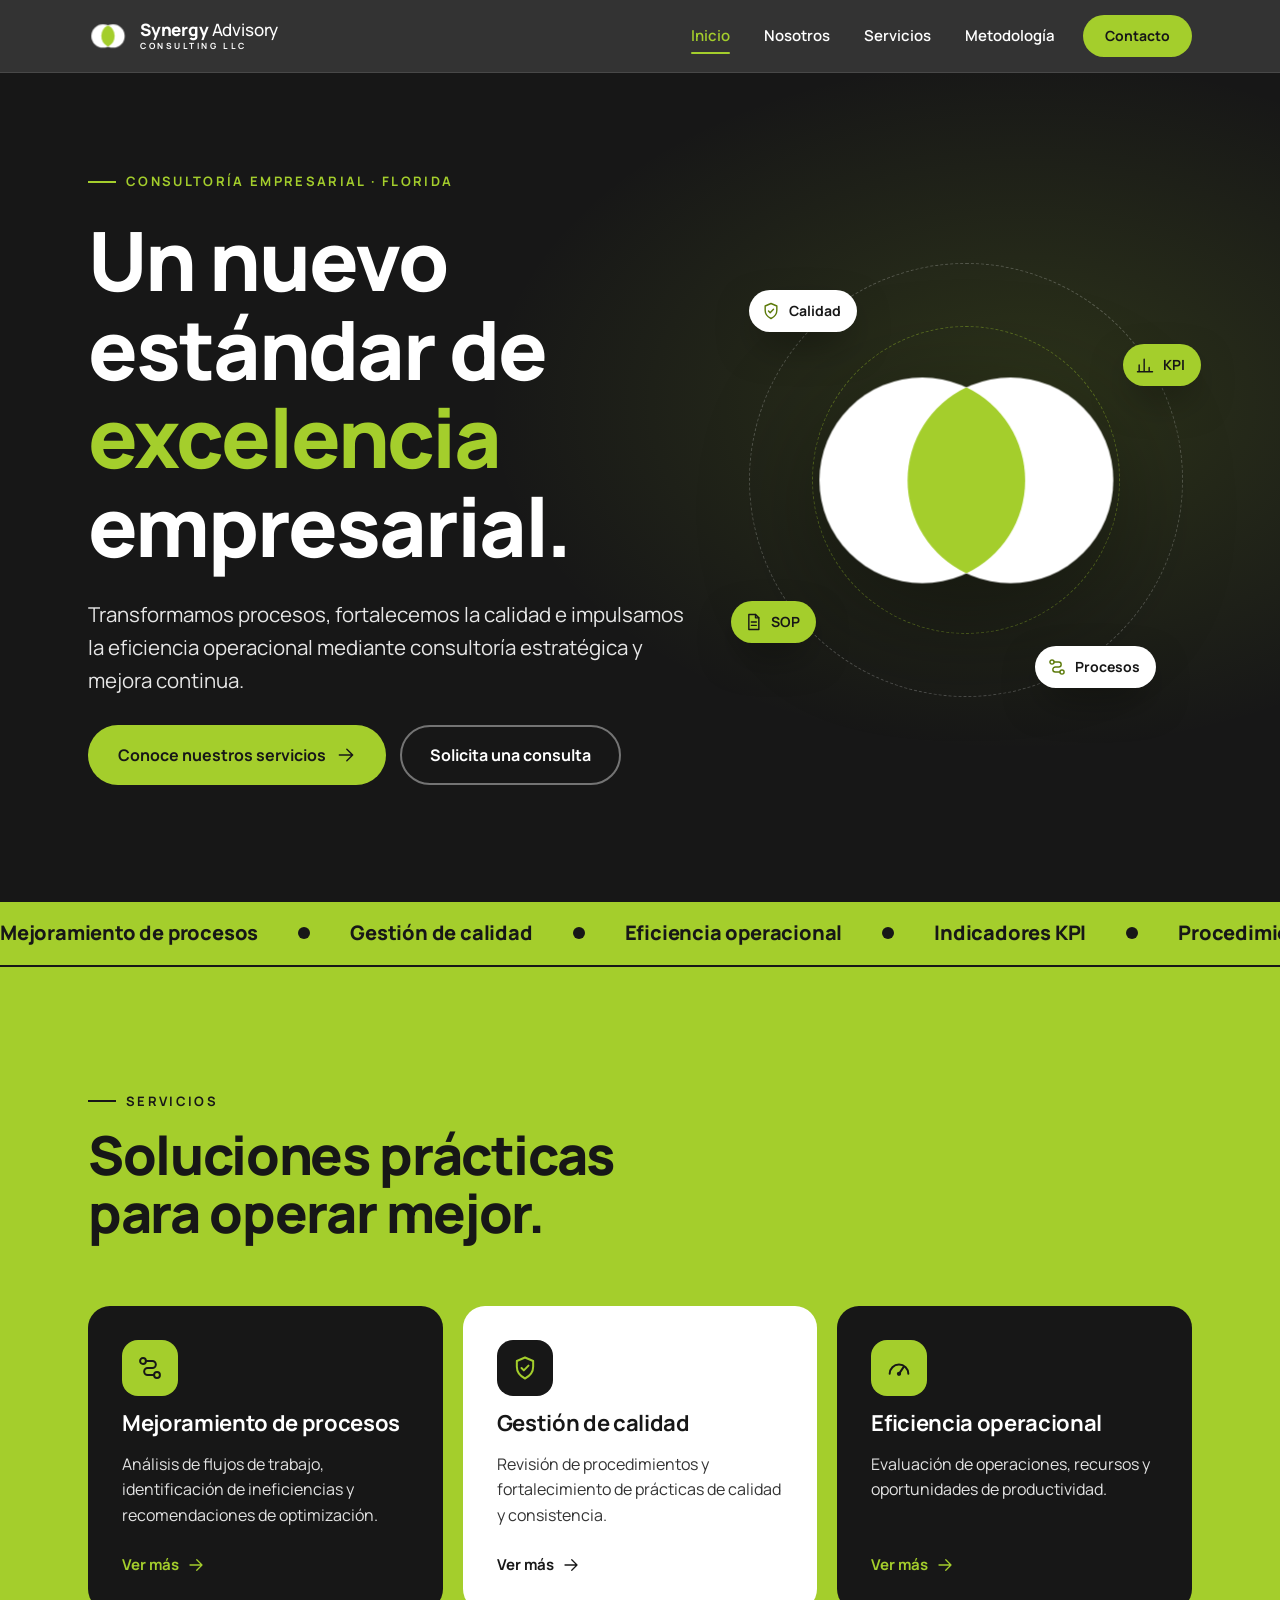
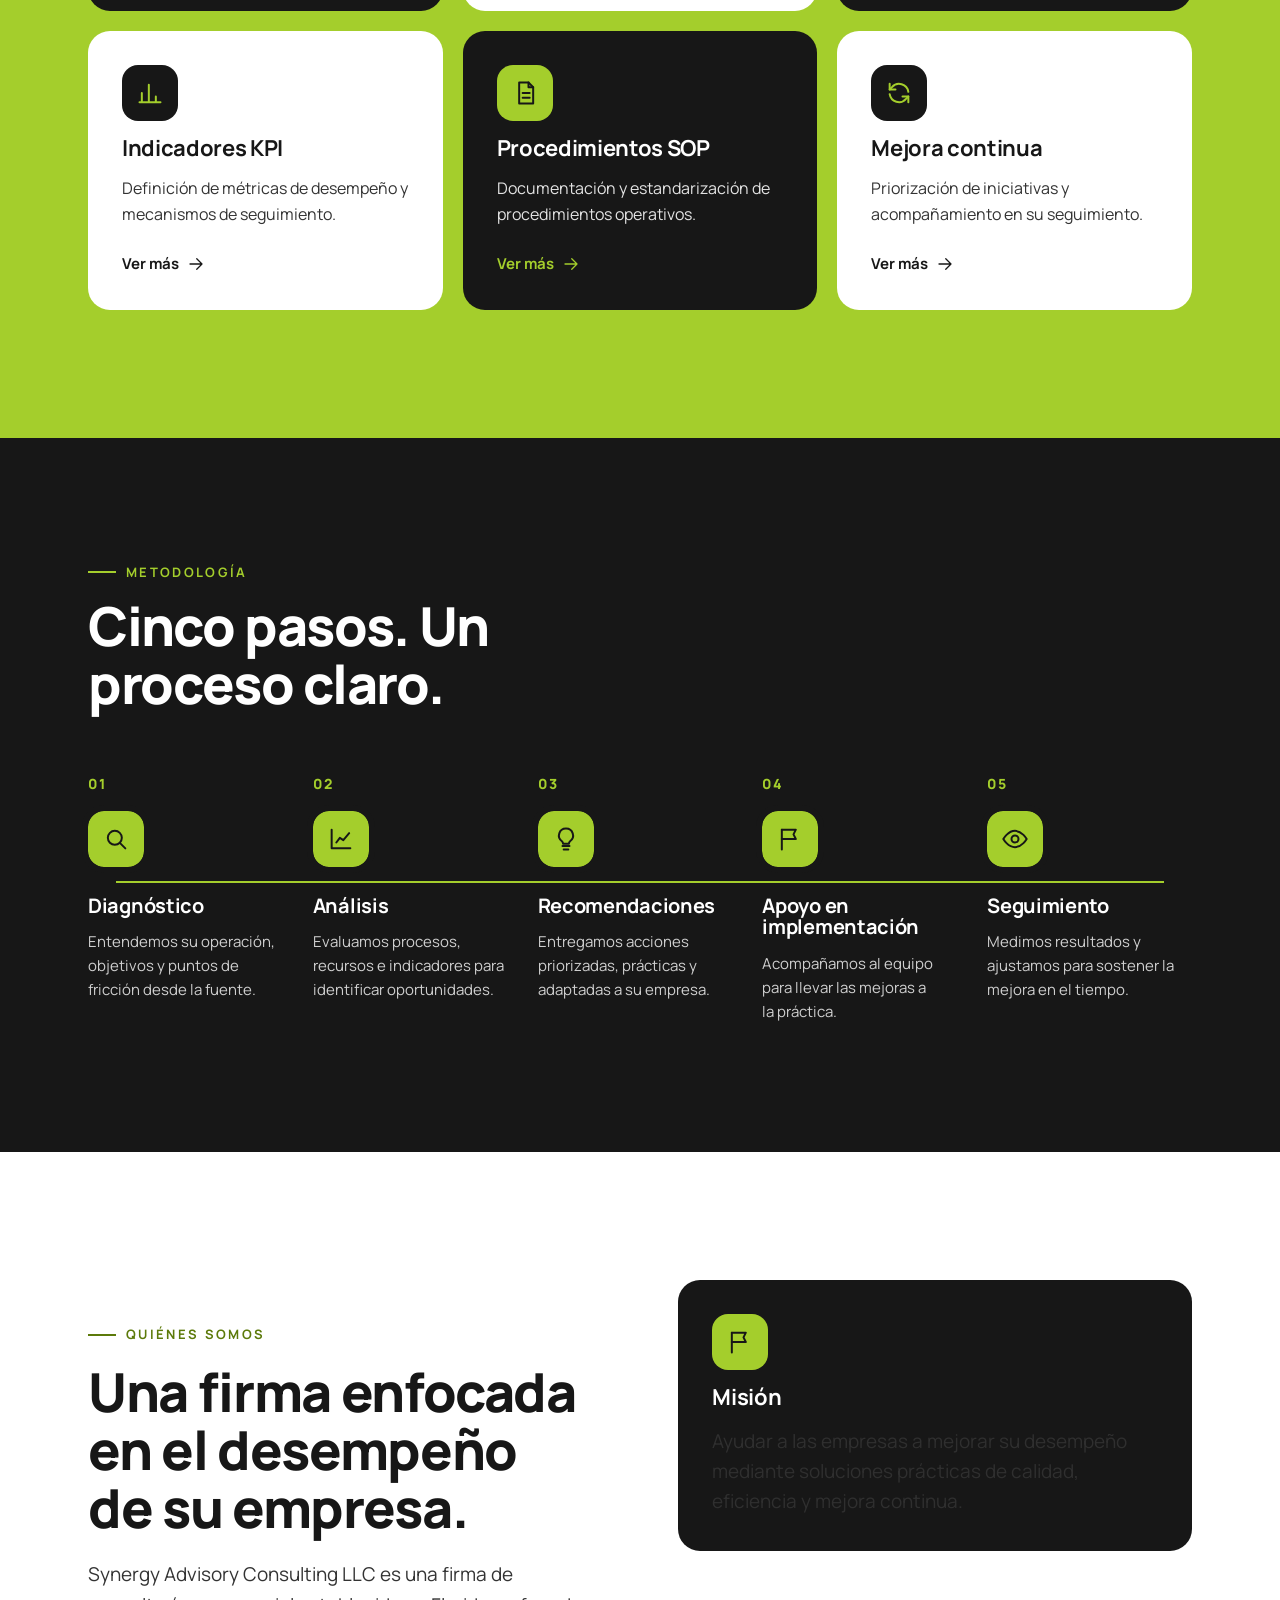
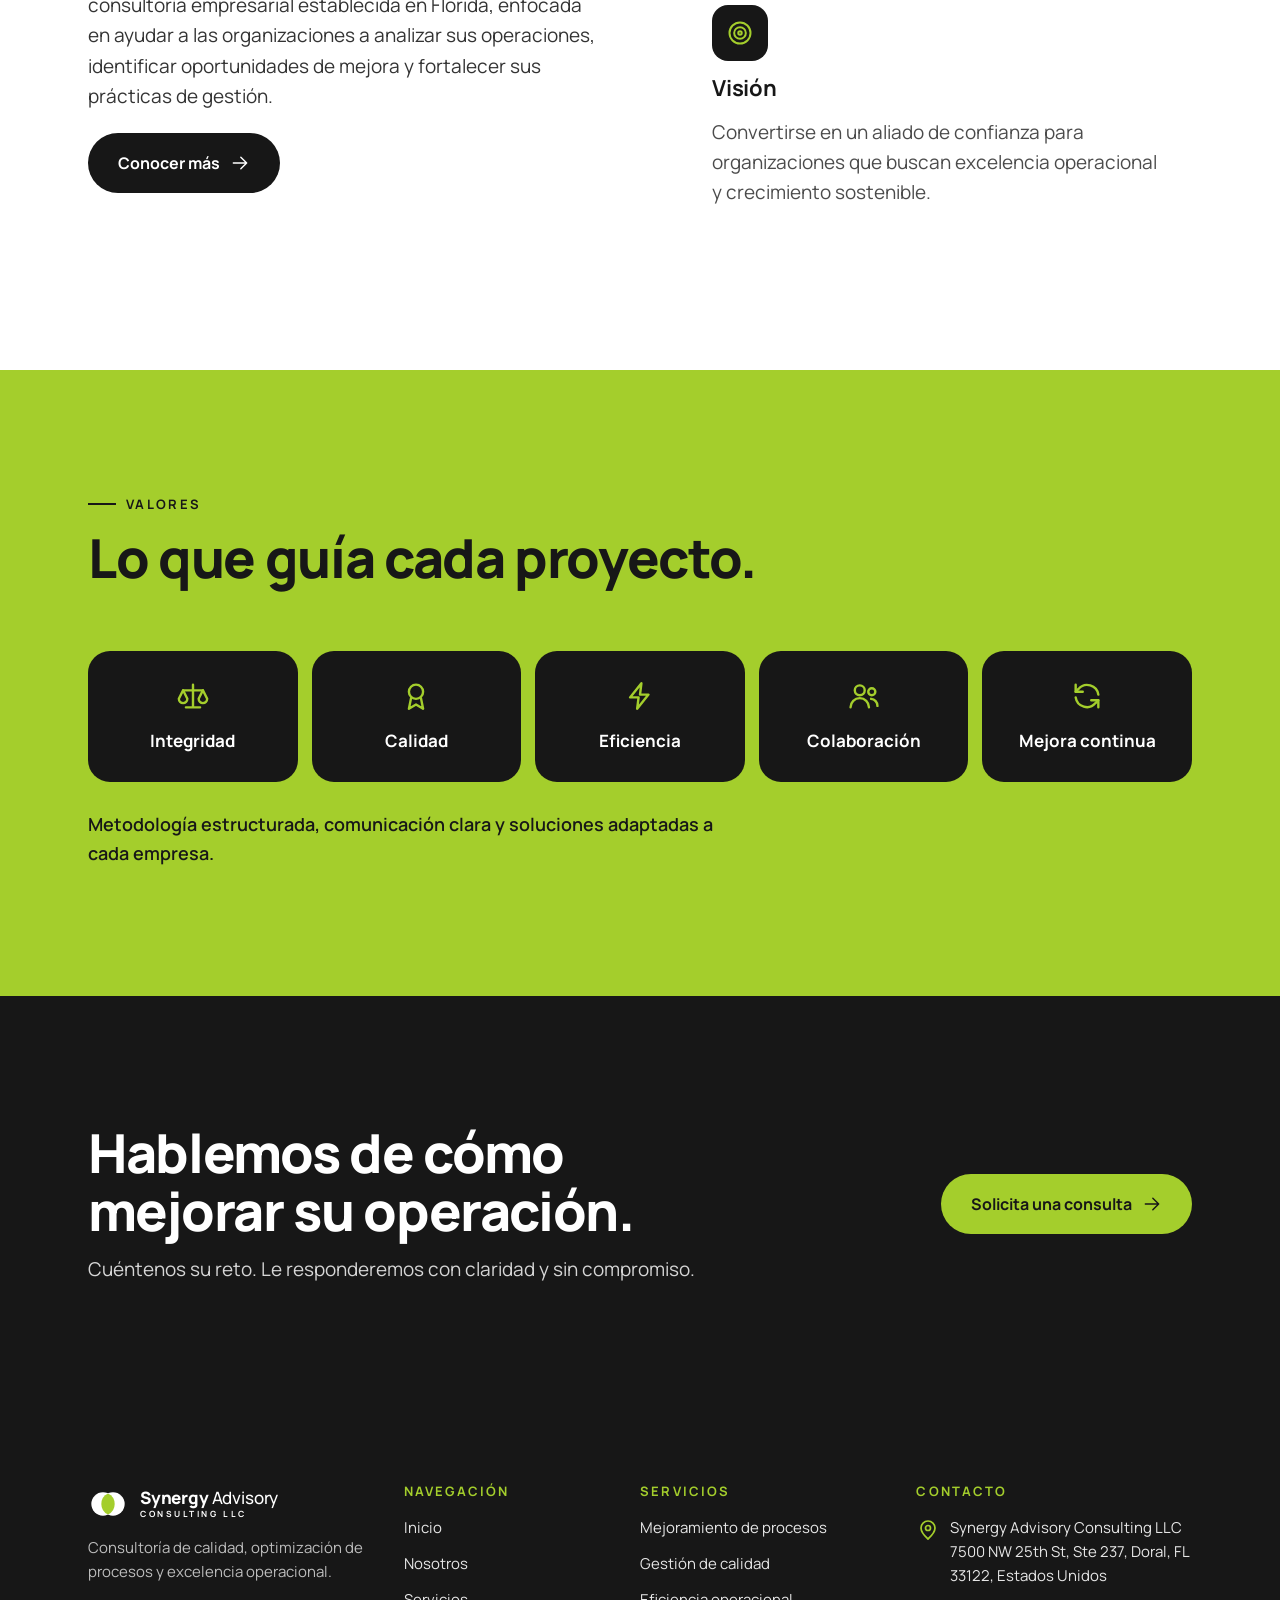
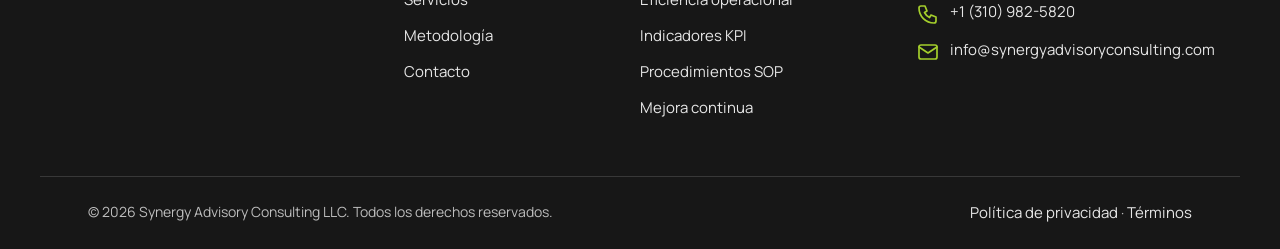
<file: index.html>
<!doctype html>
<html lang="es"><head><meta charset="utf-8"><meta name="viewport" content="width=device-width,initial-scale=1">
<title>Synergy Advisory Consulting LLC | Consultoría de calidad y excelencia operacional</title><meta name="description" content="Consultoría empresarial en Florida: mejora de procesos, gestión de calidad, KPI, SOP y eficiencia operacional.">
<meta property="og:title" content="Synergy Advisory Consulting LLC | Consultoría de calidad y excelencia operacional"><meta property="og:description" content="Consultoría empresarial en Florida: mejora de procesos, gestión de calidad, KPI, SOP y eficiencia operacional."><meta property="og:type" content="website"><meta property="og:locale" content="es_US"><meta name="theme-color" content="#171717">
<link rel="icon" href="assets/favicon.svg" type="image/svg+xml">
<link rel="preconnect" href="https://fonts.googleapis.com"><link rel="preconnect" href="https://fonts.gstatic.com" crossorigin>
<link rel="stylesheet" href="https://fonts.googleapis.com/css2?family=Manrope:wght@400;500;600;700;800&display=swap">
<link rel="stylesheet" href="css/styles.css"><script type="application/ld+json">{"@context":"https://schema.org","@type":"ProfessionalService","name":"Synergy Advisory Consulting LLC","description":"Consultoría de calidad, optimización de procesos y excelencia operacional.","address":{"@type":"PostalAddress","streetAddress":"7500 NW 25th St, Ste 237","addressLocality":"Doral","addressRegion":"FL","postalCode":"33122","addressCountry":"US"}}</script></head>
<body><a class="skip" href="#main">Saltar al contenido</a><header class="hd" id="hd"><div class="wrap hd-in"><a class="brand" href="index.html" aria-label="Synergy Advisory Consulting — Inicio"><svg class="lg anim" viewBox="0 0 48 48" aria-hidden="true"><circle class="c1" cx="18" cy="24" r="14"/><circle class="c2" cx="30" cy="24" r="14"/><path class="lens" d="M24 11.35A14 14 0 0 1 24 36.65A14 14 0 0 1 24 11.35Z"/></svg><span class="bt"><b>Synergy <i>Advisory</i></b><small>CONSULTING LLC</small></span></a><nav class="nav" id="nav" aria-label="Principal"><a href="index.html" class="on" aria-current="page">Inicio</a><a href="nosotros.html">Nosotros</a><a href="servicios.html">Servicios</a><a href="metodologia.html">Metodología</a><a class="btn lime sm" href="contacto.html">Contacto</a></nav><button class="burger" id="burger" aria-label="Abrir menú" aria-expanded="false" aria-controls="nav"><span></span><span></span></button></div></header><main id="main">
<section class="hero"><div class="wrap hero-g"><div><span class="eyebrow rv">Consultoría empresarial · Florida</span><h1 class="rv" style="--d:80ms">Un nuevo estándar de <em>excelencia</em> empresarial.</h1><p class="lead rv" style="--d:160ms">Transformamos procesos, fortalecemos la calidad e impulsamos la eficiencia operacional mediante consultoría estratégica y mejora continua.</p><div class="btns rv" style="--d:240ms"><a class="btn lime" href="servicios.html">Conoce nuestros servicios <svg class="ic" viewBox="0 0 24 24" fill="none" stroke="currentColor" stroke-width="1.7" stroke-linecap="round" stroke-linejoin="round" aria-hidden="true"><path d="M4 12h16M13 5l7 7-7 7"/></svg></a><a class="btn line" href="contacto.html">Solicita una consulta</a></div></div>
<div class="stage" aria-hidden="true"><div class="ring r1"></div><div class="ring r2"></div><svg class="lg anim big" viewBox="0 0 48 48" aria-hidden="true"><circle class="c1" cx="18" cy="24" r="14"/><circle class="c2" cx="30" cy="24" r="14"/><path class="lens" d="M24 11.35A14 14 0 0 1 24 36.65A14 14 0 0 1 24 11.35Z"/></svg><span class="chip a"><svg class="ic" viewBox="0 0 24 24" fill="none" stroke="currentColor" stroke-width="1.7" stroke-linecap="round" stroke-linejoin="round" aria-hidden="true"><path d="M12 3l7 3v5c0 4.5-3 8-7 10-4-2-7-5.5-7-10V6z"/><path d="M9 12l2 2 4-4"/></svg>Calidad</span><span class="chip b"><svg class="ic" viewBox="0 0 24 24" fill="none" stroke="currentColor" stroke-width="1.7" stroke-linecap="round" stroke-linejoin="round" aria-hidden="true"><path d="M5 20v-8M11 20V5M17 20v-5M3 20h18"/></svg>KPI</span><span class="chip c"><svg class="ic" viewBox="0 0 24 24" fill="none" stroke="currentColor" stroke-width="1.7" stroke-linecap="round" stroke-linejoin="round" aria-hidden="true"><path d="M7 3h8l4 4v14H7z"/><path d="M15 3v4h4M10 12h6M10 16h6"/></svg>SOP</span><span class="chip d"><svg class="ic" viewBox="0 0 24 24" fill="none" stroke="currentColor" stroke-width="1.7" stroke-linecap="round" stroke-linejoin="round" aria-hidden="true"><circle cx="6" cy="6" r="2.5"/><circle cx="18" cy="18" r="2.5"/><path d="M8.5 6H14a3 3 0 0 1 0 6h-4a3 3 0 0 0 0 6h5.5"/></svg>Procesos</span></div></div></section>
<div class="marq" aria-hidden="true"><div class="mt"><span>Mejoramiento de procesos</span><span>Gestión de calidad</span><span>Eficiencia operacional</span><span>Indicadores KPI</span><span>Procedimientos SOP</span><span>Mejora continua</span><span>Mejoramiento de procesos</span><span>Gestión de calidad</span><span>Eficiencia operacional</span><span>Indicadores KPI</span><span>Procedimientos SOP</span><span>Mejora continua</span></div></div>
<section class="sec lime"><div class="wrap"><div class="sh"><span class="eyebrow ink rv">Servicios</span><h2 class="rv" style="--d:70ms">Soluciones prácticas para operar mejor.</h2></div><div class="grid"><a href="servicios.html#process" class="card k rv" style="--d:0ms"><span class="ibox"><svg class="ic" viewBox="0 0 24 24" fill="none" stroke="currentColor" stroke-width="1.7" stroke-linecap="round" stroke-linejoin="round" aria-hidden="true"><circle cx="6" cy="6" r="2.5"/><circle cx="18" cy="18" r="2.5"/><path d="M8.5 6H14a3 3 0 0 1 0 6h-4a3 3 0 0 0 0 6h5.5"/></svg></span><h3>Mejoramiento de procesos</h3><p>Análisis de flujos de trabajo, identificación de ineficiencias y recomendaciones de optimización.</p><span class="more">Ver más <svg class="ic" viewBox="0 0 24 24" fill="none" stroke="currentColor" stroke-width="1.7" stroke-linecap="round" stroke-linejoin="round" aria-hidden="true"><path d="M4 12h16M13 5l7 7-7 7"/></svg></span></a><a href="servicios.html#quality" class="card w rv" style="--d:70ms"><span class="ibox"><svg class="ic" viewBox="0 0 24 24" fill="none" stroke="currentColor" stroke-width="1.7" stroke-linecap="round" stroke-linejoin="round" aria-hidden="true"><path d="M12 3l7 3v5c0 4.5-3 8-7 10-4-2-7-5.5-7-10V6z"/><path d="M9 12l2 2 4-4"/></svg></span><h3>Gestión de calidad</h3><p>Revisión de procedimientos y fortalecimiento de prácticas de calidad y consistencia.</p><span class="more">Ver más <svg class="ic" viewBox="0 0 24 24" fill="none" stroke="currentColor" stroke-width="1.7" stroke-linecap="round" stroke-linejoin="round" aria-hidden="true"><path d="M4 12h16M13 5l7 7-7 7"/></svg></span></a><a href="servicios.html#efficiency" class="card k rv" style="--d:140ms"><span class="ibox"><svg class="ic" viewBox="0 0 24 24" fill="none" stroke="currentColor" stroke-width="1.7" stroke-linecap="round" stroke-linejoin="round" aria-hidden="true"><path d="M4 17a8 8 0 1 1 16 0"/><path d="M12 17l4-6"/><circle cx="12" cy="17" r="1"/></svg></span><h3>Eficiencia operacional</h3><p>Evaluación de operaciones, recursos y oportunidades de productividad.</p><span class="more">Ver más <svg class="ic" viewBox="0 0 24 24" fill="none" stroke="currentColor" stroke-width="1.7" stroke-linecap="round" stroke-linejoin="round" aria-hidden="true"><path d="M4 12h16M13 5l7 7-7 7"/></svg></span></a><a href="servicios.html#kpi" class="card w rv" style="--d:210ms"><span class="ibox"><svg class="ic" viewBox="0 0 24 24" fill="none" stroke="currentColor" stroke-width="1.7" stroke-linecap="round" stroke-linejoin="round" aria-hidden="true"><path d="M5 20v-8M11 20V5M17 20v-5M3 20h18"/></svg></span><h3>Indicadores KPI</h3><p>Definición de métricas de desempeño y mecanismos de seguimiento.</p><span class="more">Ver más <svg class="ic" viewBox="0 0 24 24" fill="none" stroke="currentColor" stroke-width="1.7" stroke-linecap="round" stroke-linejoin="round" aria-hidden="true"><path d="M4 12h16M13 5l7 7-7 7"/></svg></span></a><a href="servicios.html#sop" class="card k rv" style="--d:280ms"><span class="ibox"><svg class="ic" viewBox="0 0 24 24" fill="none" stroke="currentColor" stroke-width="1.7" stroke-linecap="round" stroke-linejoin="round" aria-hidden="true"><path d="M7 3h8l4 4v14H7z"/><path d="M15 3v4h4M10 12h6M10 16h6"/></svg></span><h3>Procedimientos SOP</h3><p>Documentación y estandarización de procedimientos operativos.</p><span class="more">Ver más <svg class="ic" viewBox="0 0 24 24" fill="none" stroke="currentColor" stroke-width="1.7" stroke-linecap="round" stroke-linejoin="round" aria-hidden="true"><path d="M4 12h16M13 5l7 7-7 7"/></svg></span></a><a href="servicios.html#loop" class="card w rv" style="--d:350ms"><span class="ibox"><svg class="ic" viewBox="0 0 24 24" fill="none" stroke="currentColor" stroke-width="1.7" stroke-linecap="round" stroke-linejoin="round" aria-hidden="true"><path d="M20 11a8 8 0 0 0-14-4L4 9"/><path d="M4 4v5h5"/><path d="M4 13a8 8 0 0 0 14 4l2-2"/><path d="M20 20v-5h-5"/></svg></span><h3>Mejora continua</h3><p>Priorización de iniciativas y acompañamiento en su seguimiento.</p><span class="more">Ver más <svg class="ic" viewBox="0 0 24 24" fill="none" stroke="currentColor" stroke-width="1.7" stroke-linecap="round" stroke-linejoin="round" aria-hidden="true"><path d="M4 12h16M13 5l7 7-7 7"/></svg></span></a></div></div></section>
<section class="sec ink"><div class="wrap"><div class="sh"><span class="eyebrow rv">Metodología</span><h2 class="rv" style="--d:70ms">Cinco pasos. Un proceso claro.</h2></div><ol class="steps"><li class="step rv" style="--d:0ms"><span class="sn">01</span><span class="ibox"><svg class="ic" viewBox="0 0 24 24" fill="none" stroke="currentColor" stroke-width="1.7" stroke-linecap="round" stroke-linejoin="round" aria-hidden="true"><circle cx="11" cy="11" r="6"/><path d="M20 20l-4.5-4.5"/></svg></span><h3>Diagnóstico</h3><p>Entendemos su operación, objetivos y puntos de fricción desde la fuente.</p></li><li class="step rv" style="--d:110ms"><span class="sn">02</span><span class="ibox"><svg class="ic" viewBox="0 0 24 24" fill="none" stroke="currentColor" stroke-width="1.7" stroke-linecap="round" stroke-linejoin="round" aria-hidden="true"><path d="M4 4v16h16"/><path d="M8 15l3-4 3 2 5-6"/></svg></span><h3>Análisis</h3><p>Evaluamos procesos, recursos e indicadores para identificar oportunidades.</p></li><li class="step rv" style="--d:220ms"><span class="sn">03</span><span class="ibox"><svg class="ic" viewBox="0 0 24 24" fill="none" stroke="currentColor" stroke-width="1.7" stroke-linecap="round" stroke-linejoin="round" aria-hidden="true"><path d="M9 18h6M10 21h4"/><path d="M12 3a6 6 0 0 0-3.5 10.9c.6.5 1 1.2 1 2.1h5c0-.9.4-1.6 1-2.1A6 6 0 0 0 12 3z"/></svg></span><h3>Recomendaciones</h3><p>Entregamos acciones priorizadas, prácticas y adaptadas a su empresa.</p></li><li class="step rv" style="--d:330ms"><span class="sn">04</span><span class="ibox"><svg class="ic" viewBox="0 0 24 24" fill="none" stroke="currentColor" stroke-width="1.7" stroke-linecap="round" stroke-linejoin="round" aria-hidden="true"><path d="M5 21V4"/><path d="M5 4h12l-2 4 2 4H5"/></svg></span><h3>Apoyo en implementación</h3><p>Acompañamos al equipo para llevar las mejoras a la práctica.</p></li><li class="step rv" style="--d:440ms"><span class="sn">05</span><span class="ibox"><svg class="ic" viewBox="0 0 24 24" fill="none" stroke="currentColor" stroke-width="1.7" stroke-linecap="round" stroke-linejoin="round" aria-hidden="true"><path d="M2 12s4-7 10-7 10 7 10 7-4 7-10 7S2 12 2 12z"/><circle cx="12" cy="12" r="3"/></svg></span><h3>Seguimiento</h3><p>Medimos resultados y ajustamos para sostener la mejora en el tiempo.</p></li></ol></div></section>
<section class="sec"><div class="wrap two"><div><span class="eyebrow dark rv">Quiénes somos</span><h2 class="rv" style="--d:70ms">Una firma enfocada en el desempeño de su empresa.</h2><p class="rv" style="--d:140ms">Synergy Advisory Consulting LLC es una firma de consultoría empresarial establecida en Florida, enfocada en ayudar a las organizaciones a analizar sus operaciones, identificar oportunidades de mejora y fortalecer sus prácticas de gestión.</p><a class="btn ink rv" style="--d:200ms" href="nosotros.html">Conocer más <svg class="ic" viewBox="0 0 24 24" fill="none" stroke="currentColor" stroke-width="1.7" stroke-linecap="round" stroke-linejoin="round" aria-hidden="true"><path d="M4 12h16M13 5l7 7-7 7"/></svg></a></div>
<div class="mv"><div class="card k rv"><span class="ibox"><svg class="ic" viewBox="0 0 24 24" fill="none" stroke="currentColor" stroke-width="1.7" stroke-linecap="round" stroke-linejoin="round" aria-hidden="true"><path d="M5 21V4"/><path d="M5 4h12l-2 4 2 4H5"/></svg></span><h3>Misión</h3><p>Ayudar a las empresas a mejorar su desempeño mediante soluciones prácticas de calidad, eficiencia y mejora continua.</p></div><div class="card w rv" style="--d:100ms"><span class="ibox"><svg class="ic" viewBox="0 0 24 24" fill="none" stroke="currentColor" stroke-width="1.7" stroke-linecap="round" stroke-linejoin="round" aria-hidden="true"><circle cx="12" cy="12" r="9"/><circle cx="12" cy="12" r="5"/><circle cx="12" cy="12" r="1.5"/></svg></span><h3>Visión</h3><p>Convertirse en un aliado de confianza para organizaciones que buscan excelencia operacional y crecimiento sostenible.</p></div></div></div></section>
<section class="sec lime"><div class="wrap"><div class="sh"><span class="eyebrow ink rv">Valores</span><h2 class="rv" style="--d:70ms">Lo que guía cada proyecto.</h2></div><div class="vals"><div class="val rv" style="--d:0ms"><svg class="ic" viewBox="0 0 24 24" fill="none" stroke="currentColor" stroke-width="1.7" stroke-linecap="round" stroke-linejoin="round" aria-hidden="true"><path d="M12 4v16M7 20h10M5 8h14"/><path d="M5 8l-3 6a3 3 0 0 0 6 0zM19 8l-3 6a3 3 0 0 0 6 0z"/></svg><span>Integridad</span></div><div class="val rv" style="--d:70ms"><svg class="ic" viewBox="0 0 24 24" fill="none" stroke="currentColor" stroke-width="1.7" stroke-linecap="round" stroke-linejoin="round" aria-hidden="true"><circle cx="12" cy="9" r="5"/><path d="M8.5 13.5L7 21l5-3 5 3-1.5-7.5"/></svg><span>Calidad</span></div><div class="val rv" style="--d:140ms"><svg class="ic" viewBox="0 0 24 24" fill="none" stroke="currentColor" stroke-width="1.7" stroke-linecap="round" stroke-linejoin="round" aria-hidden="true"><path d="M13 3L5 13h6l-1 8 8-10h-6z"/></svg><span>Eficiencia</span></div><div class="val rv" style="--d:210ms"><svg class="ic" viewBox="0 0 24 24" fill="none" stroke="currentColor" stroke-width="1.7" stroke-linecap="round" stroke-linejoin="round" aria-hidden="true"><circle cx="9" cy="8" r="3.5"/><path d="M2.5 20a6.5 6.5 0 0 1 13 0"/><circle cx="17.5" cy="9" r="2.5"/><path d="M17 14a5 5 0 0 1 4.5 5"/></svg><span>Colaboración</span></div><div class="val rv" style="--d:280ms"><svg class="ic" viewBox="0 0 24 24" fill="none" stroke="currentColor" stroke-width="1.7" stroke-linecap="round" stroke-linejoin="round" aria-hidden="true"><path d="M20 11a8 8 0 0 0-14-4L4 9"/><path d="M4 4v5h5"/><path d="M4 13a8 8 0 0 0 14 4l2-2"/><path d="M20 20v-5h-5"/></svg><span>Mejora continua</span></div></div><p class="note rv">Metodología estructurada, comunicación clara y soluciones adaptadas a cada empresa.</p></div></section><section class="sec ink"><div class="wrap cta"><div><h2 class="rv">Hablemos de cómo mejorar su operación.</h2><p class="rv" style="--d:80ms">Cuéntenos su reto. Le responderemos con claridad y sin compromiso.</p></div><a class="btn lime rv" style="--d:140ms" href="contacto.html">Solicita una consulta <svg class="ic" viewBox="0 0 24 24" fill="none" stroke="currentColor" stroke-width="1.7" stroke-linecap="round" stroke-linejoin="round" aria-hidden="true"><path d="M4 12h16M13 5l7 7-7 7"/></svg></a></div></section></main><footer class="ft"><div class="wrap ft-g"><div><a class="brand" href="index.html"><svg class="lg " viewBox="0 0 48 48" aria-hidden="true"><circle class="c1" cx="18" cy="24" r="14"/><circle class="c2" cx="30" cy="24" r="14"/><path class="lens" d="M24 11.35A14 14 0 0 1 24 36.65A14 14 0 0 1 24 11.35Z"/></svg><span class="bt"><b>Synergy <i>Advisory</i></b><small>CONSULTING LLC</small></span></a><p>Consultoría de calidad, optimización de procesos y excelencia operacional.</p></div><div><h4>Navegación</h4><a href="index.html">Inicio</a><a href="nosotros.html">Nosotros</a><a href="servicios.html">Servicios</a><a href="metodologia.html">Metodología</a><a href="contacto.html">Contacto</a></div><div><h4>Servicios</h4><a href="servicios.html#process">Mejoramiento de procesos</a><a href="servicios.html#quality">Gestión de calidad</a><a href="servicios.html#efficiency">Eficiencia operacional</a><a href="servicios.html#kpi">Indicadores KPI</a><a href="servicios.html#sop">Procedimientos SOP</a><a href="servicios.html#loop">Mejora continua</a></div><div><h4>Contacto</h4><p class="addr"><svg class="ic" viewBox="0 0 24 24" fill="none" stroke="currentColor" stroke-width="1.7" stroke-linecap="round" stroke-linejoin="round" aria-hidden="true"><path d="M12 21s7-6.2 7-11a7 7 0 0 0-14 0c0 4.8 7 11 7 11z"/><circle cx="12" cy="10" r="2.5"/></svg><span>Synergy Advisory Consulting LLC<br>7500 NW 25th St, Ste 237, Doral, FL 33122, Estados Unidos</span></p><p class="addr"><svg class="ic" viewBox="0 0 24 24" fill="none" stroke="currentColor" stroke-width="1.7" stroke-linecap="round" stroke-linejoin="round" aria-hidden="true"><path d="M5 4h4l2 5-2.5 1.5a11 11 0 0 0 5 5L15 13l5 2v4a2 2 0 0 1-2 2A15 15 0 0 1 3 6a2 2 0 0 1 2-2z"/></svg><span><a href="tel:+13109825820">+1 (310) 982-5820</a></span></p><p class="addr"><svg class="ic" viewBox="0 0 24 24" fill="none" stroke="currentColor" stroke-width="1.7" stroke-linecap="round" stroke-linejoin="round" aria-hidden="true"><rect x="3" y="5" width="18" height="14" rx="2"/><path d="M3 7l9 6 9-6"/></svg><span><a href="mailto:info@synergyadvisoryconsulting.com">info@synergyadvisoryconsulting.com</a></span></p></div></div><div class="wrap ft-b"><span>© <span id="yr">2026</span> Synergy Advisory Consulting LLC. Todos los derechos reservados.</span><span><a href="privacidad.html">Política de privacidad</a> · <a href="terminos.html">Términos</a></span></div></footer><script src="js/main.js" defer></script></body></html>
</file>
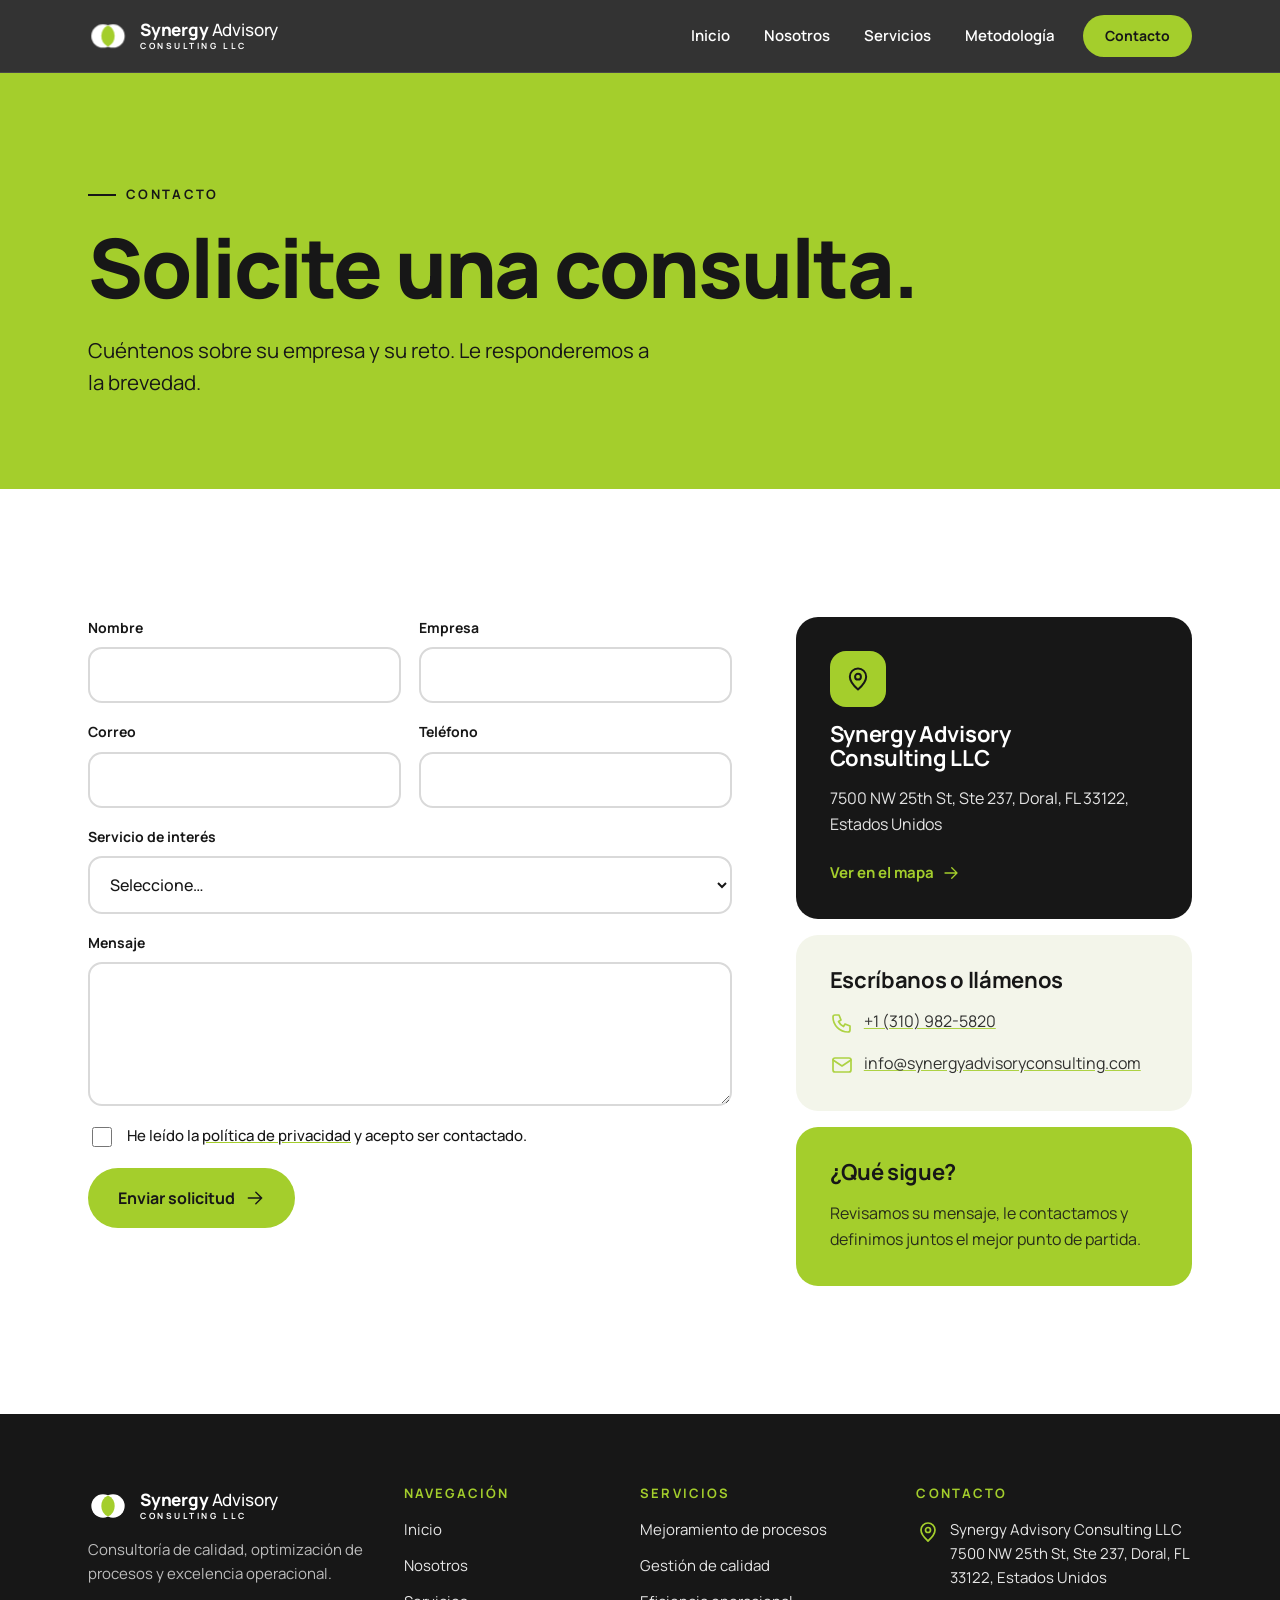
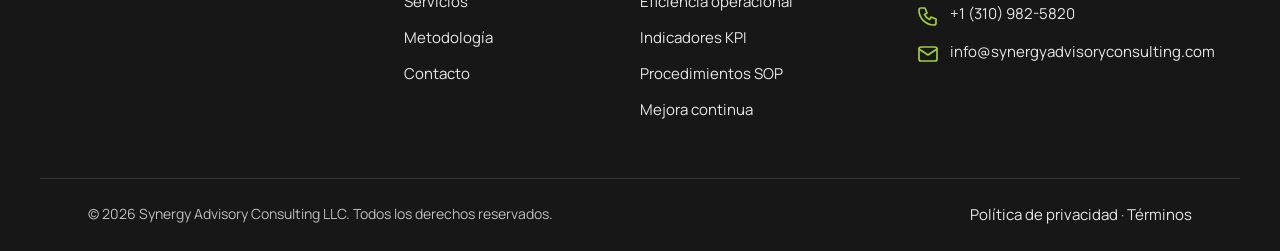
<file: contacto.html>
<!doctype html>
<html lang="es"><head><meta charset="utf-8"><meta name="viewport" content="width=device-width,initial-scale=1">
<title>Contacto | Synergy Advisory Consulting LLC</title><meta name="description" content="Solicite una consulta con Synergy Advisory Consulting LLC, Doral, Florida.">
<meta property="og:title" content="Contacto | Synergy Advisory Consulting LLC"><meta property="og:description" content="Solicite una consulta con Synergy Advisory Consulting LLC, Doral, Florida."><meta property="og:type" content="website"><meta property="og:locale" content="es_US"><meta name="theme-color" content="#171717">
<link rel="icon" href="assets/favicon.svg" type="image/svg+xml">
<link rel="preconnect" href="https://fonts.googleapis.com"><link rel="preconnect" href="https://fonts.gstatic.com" crossorigin>
<link rel="stylesheet" href="https://fonts.googleapis.com/css2?family=Manrope:wght@400;500;600;700;800&display=swap">
<link rel="stylesheet" href="css/styles.css"><script type="application/ld+json">{"@context":"https://schema.org","@type":"ProfessionalService","name":"Synergy Advisory Consulting LLC","description":"Consultoría de calidad, optimización de procesos y excelencia operacional.","address":{"@type":"PostalAddress","streetAddress":"7500 NW 25th St, Ste 237","addressLocality":"Doral","addressRegion":"FL","postalCode":"33122","addressCountry":"US"}}</script></head>
<body><a class="skip" href="#main">Saltar al contenido</a><header class="hd" id="hd"><div class="wrap hd-in"><a class="brand" href="index.html" aria-label="Synergy Advisory Consulting — Inicio"><svg class="lg anim" viewBox="0 0 48 48" aria-hidden="true"><circle class="c1" cx="18" cy="24" r="14"/><circle class="c2" cx="30" cy="24" r="14"/><path class="lens" d="M24 11.35A14 14 0 0 1 24 36.65A14 14 0 0 1 24 11.35Z"/></svg><span class="bt"><b>Synergy <i>Advisory</i></b><small>CONSULTING LLC</small></span></a><nav class="nav" id="nav" aria-label="Principal"><a href="index.html">Inicio</a><a href="nosotros.html">Nosotros</a><a href="servicios.html">Servicios</a><a href="metodologia.html">Metodología</a><a class="btn lime sm" href="contacto.html">Contacto</a></nav><button class="burger" id="burger" aria-label="Abrir menú" aria-expanded="false" aria-controls="nav"><span></span><span></span></button></div></header><main id="main">
<section class="sec lime ph"><div class="wrap"><span class="eyebrow ink rv">Contacto</span><h1 class="rv" style="--d:70ms">Solicite una consulta.</h1><p class="lead rv" style="--d:140ms">Cuéntenos sobre su empresa y su reto. Le responderemos a la brevedad.</p></div></section>
<section class="sec"><div class="wrap cg"><form id="form" class="form rv" novalidate><input type="hidden" name="access_key" value="5c696101-ba20-434a-988b-2d14350ff2ca"><input type="hidden" name="subject" value="Nueva consulta desde el sitio web — Synergy Advisory"><input type="hidden" name="from_name" value="Sitio web Synergy Advisory"><input type="checkbox" name="botcheck" class="hp" tabindex="-1" autocomplete="off">
<div class="row"><label>Nombre<input name="nombre" required autocomplete="name"></label><label>Empresa<input name="empresa" autocomplete="organization"></label></div>
<div class="row"><label>Correo<input type="email" name="email" required autocomplete="email"></label><label>Teléfono<input type="tel" name="telefono" autocomplete="tel"></label></div>
<label>Servicio de interés<select name="servicio"><option value="">Seleccione…</option><option>Mejoramiento de procesos</option><option>Gestión de calidad</option><option>Eficiencia operacional</option><option>Indicadores KPI</option><option>Procedimientos SOP</option><option>Mejora continua</option><option>Otro / No estoy seguro</option></select></label>
<label>Mensaje<textarea name="mensaje" rows="5" required></textarea></label>
<label class="chk"><input type="checkbox" name="acepto" required><span>He leído la <a href="privacidad.html">política de privacidad</a> y acepto ser contactado.</span></label>
<button class="btn lime" type="submit"><span>Enviar solicitud</span><svg class="ic" viewBox="0 0 24 24" fill="none" stroke="currentColor" stroke-width="1.7" stroke-linecap="round" stroke-linejoin="round" aria-hidden="true"><path d="M4 12h16M13 5l7 7-7 7"/></svg></button><p class="msg" id="msg" role="status" aria-live="polite"></p></form>
<aside class="info rv" style="--d:100ms"><div class="card k"><span class="ibox"><svg class="ic" viewBox="0 0 24 24" fill="none" stroke="currentColor" stroke-width="1.7" stroke-linecap="round" stroke-linejoin="round" aria-hidden="true"><path d="M12 21s7-6.2 7-11a7 7 0 0 0-14 0c0 4.8 7 11 7 11z"/><circle cx="12" cy="10" r="2.5"/></svg></span><h3>Synergy Advisory Consulting LLC</h3><p>7500 NW 25th St, Ste 237, Doral, FL 33122, Estados Unidos</p><a class="more" href="https://www.google.com/maps/search/?api=1&query=7500+NW+25th+St+Ste+237+Doral+FL+33122" target="_blank" rel="noopener">Ver en el mapa <svg class="ic" viewBox="0 0 24 24" fill="none" stroke="currentColor" stroke-width="1.7" stroke-linecap="round" stroke-linejoin="round" aria-hidden="true"><path d="M4 12h16M13 5l7 7-7 7"/></svg></a></div><div class="card" style="background:#F3F5EA"><h3>Escríbanos o llámenos</h3><p class="addr" style="display:flex;gap:10px;align-items:center"><svg class="ic" viewBox="0 0 24 24" fill="none" stroke="currentColor" stroke-width="1.7" stroke-linecap="round" stroke-linejoin="round" aria-hidden="true"><path d="M5 4h4l2 5-2.5 1.5a11 11 0 0 0 5 5L15 13l5 2v4a2 2 0 0 1-2 2A15 15 0 0 1 3 6a2 2 0 0 1 2-2z"/></svg><span><a href="tel:+13109825820">+1 (310) 982-5820</a></span></p><p class="addr" style="display:flex;gap:10px;align-items:center"><svg class="ic" viewBox="0 0 24 24" fill="none" stroke="currentColor" stroke-width="1.7" stroke-linecap="round" stroke-linejoin="round" aria-hidden="true"><rect x="3" y="5" width="18" height="14" rx="2"/><path d="M3 7l9 6 9-6"/></svg><span><a href="mailto:info@synergyadvisoryconsulting.com">info@synergyadvisoryconsulting.com</a></span></p></div><div class="card lm"><h3>¿Qué sigue?</h3><p>Revisamos su mensaje, le contactamos y definimos juntos el mejor punto de partida.</p></div></aside></div></section></main><footer class="ft"><div class="wrap ft-g"><div><a class="brand" href="index.html"><svg class="lg " viewBox="0 0 48 48" aria-hidden="true"><circle class="c1" cx="18" cy="24" r="14"/><circle class="c2" cx="30" cy="24" r="14"/><path class="lens" d="M24 11.35A14 14 0 0 1 24 36.65A14 14 0 0 1 24 11.35Z"/></svg><span class="bt"><b>Synergy <i>Advisory</i></b><small>CONSULTING LLC</small></span></a><p>Consultoría de calidad, optimización de procesos y excelencia operacional.</p></div><div><h4>Navegación</h4><a href="index.html">Inicio</a><a href="nosotros.html">Nosotros</a><a href="servicios.html">Servicios</a><a href="metodologia.html">Metodología</a><a href="contacto.html">Contacto</a></div><div><h4>Servicios</h4><a href="servicios.html#process">Mejoramiento de procesos</a><a href="servicios.html#quality">Gestión de calidad</a><a href="servicios.html#efficiency">Eficiencia operacional</a><a href="servicios.html#kpi">Indicadores KPI</a><a href="servicios.html#sop">Procedimientos SOP</a><a href="servicios.html#loop">Mejora continua</a></div><div><h4>Contacto</h4><p class="addr"><svg class="ic" viewBox="0 0 24 24" fill="none" stroke="currentColor" stroke-width="1.7" stroke-linecap="round" stroke-linejoin="round" aria-hidden="true"><path d="M12 21s7-6.2 7-11a7 7 0 0 0-14 0c0 4.8 7 11 7 11z"/><circle cx="12" cy="10" r="2.5"/></svg><span>Synergy Advisory Consulting LLC<br>7500 NW 25th St, Ste 237, Doral, FL 33122, Estados Unidos</span></p><p class="addr"><svg class="ic" viewBox="0 0 24 24" fill="none" stroke="currentColor" stroke-width="1.7" stroke-linecap="round" stroke-linejoin="round" aria-hidden="true"><path d="M5 4h4l2 5-2.5 1.5a11 11 0 0 0 5 5L15 13l5 2v4a2 2 0 0 1-2 2A15 15 0 0 1 3 6a2 2 0 0 1 2-2z"/></svg><span><a href="tel:+13109825820">+1 (310) 982-5820</a></span></p><p class="addr"><svg class="ic" viewBox="0 0 24 24" fill="none" stroke="currentColor" stroke-width="1.7" stroke-linecap="round" stroke-linejoin="round" aria-hidden="true"><rect x="3" y="5" width="18" height="14" rx="2"/><path d="M3 7l9 6 9-6"/></svg><span><a href="mailto:info@synergyadvisoryconsulting.com">info@synergyadvisoryconsulting.com</a></span></p></div></div><div class="wrap ft-b"><span>© <span id="yr">2026</span> Synergy Advisory Consulting LLC. Todos los derechos reservados.</span><span><a href="privacidad.html">Política de privacidad</a> · <a href="terminos.html">Términos</a></span></div></footer><script src="js/main.js" defer></script></body></html>
</file>
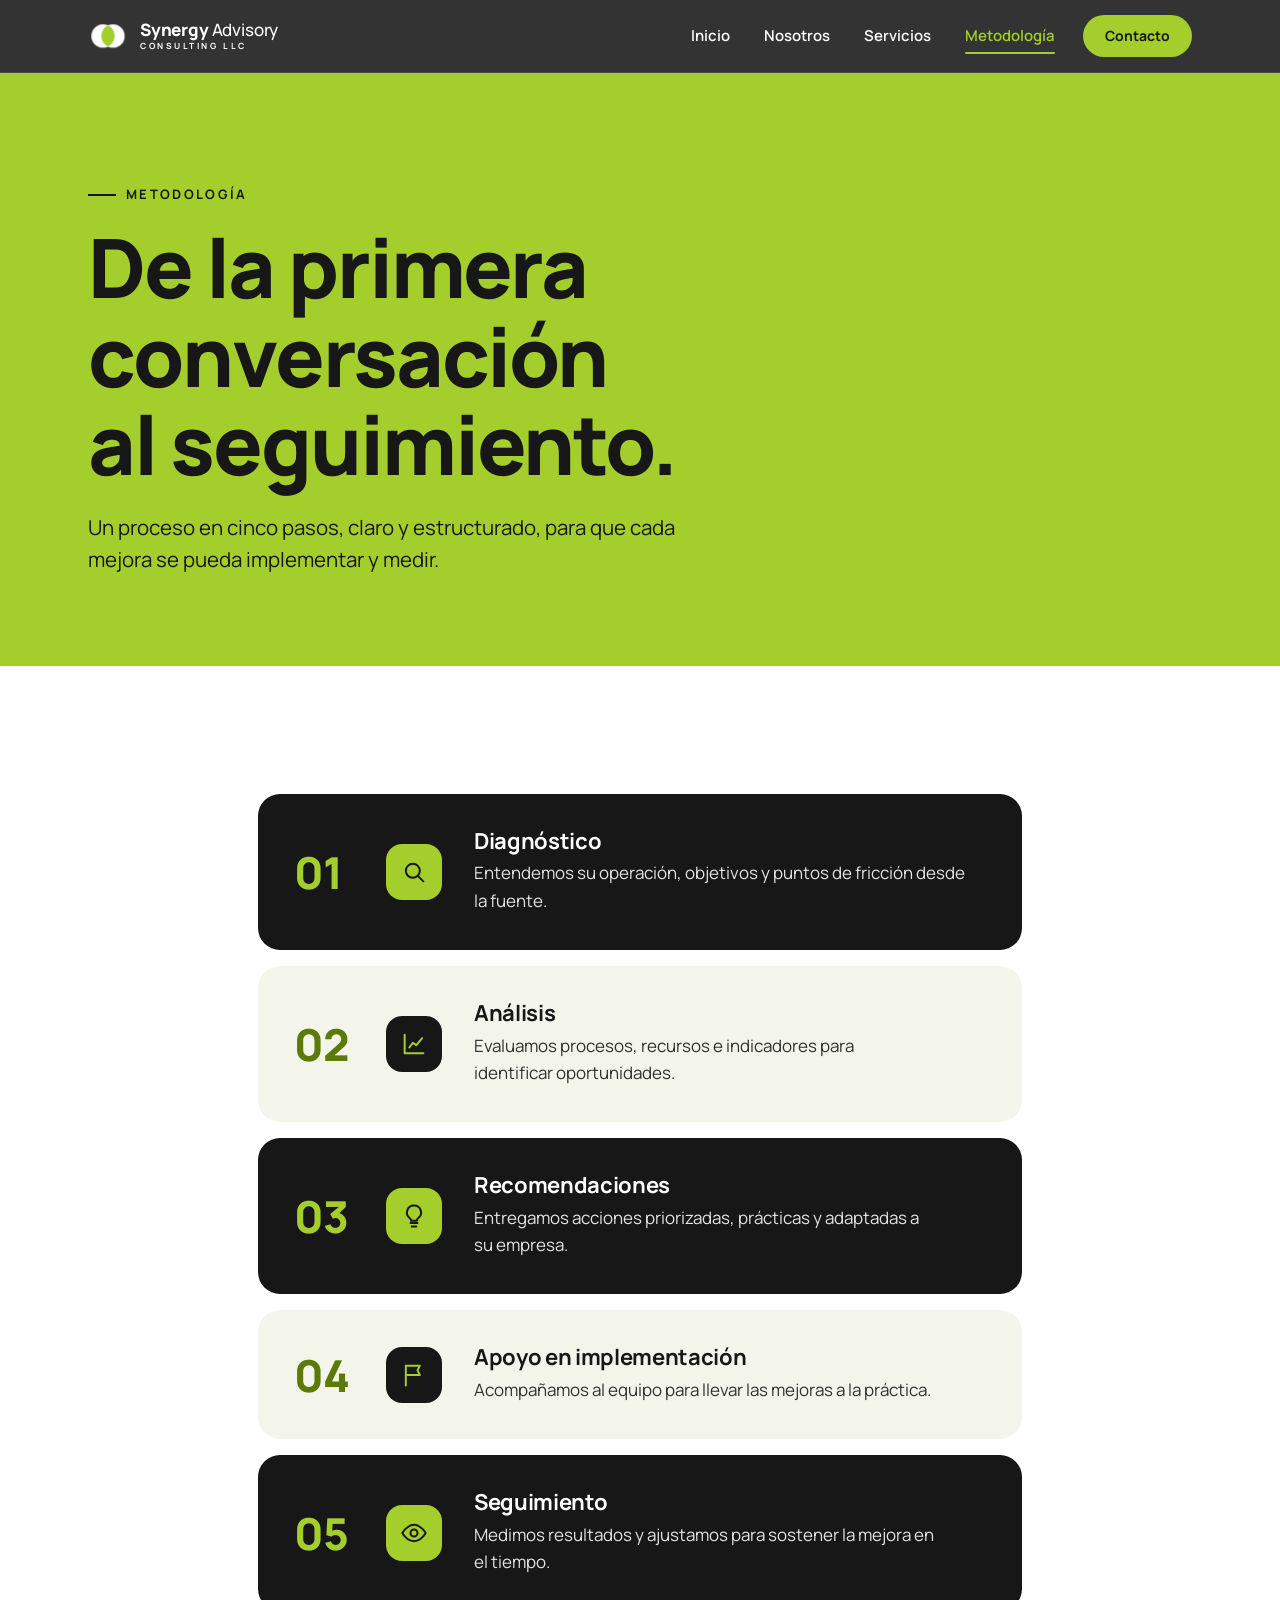
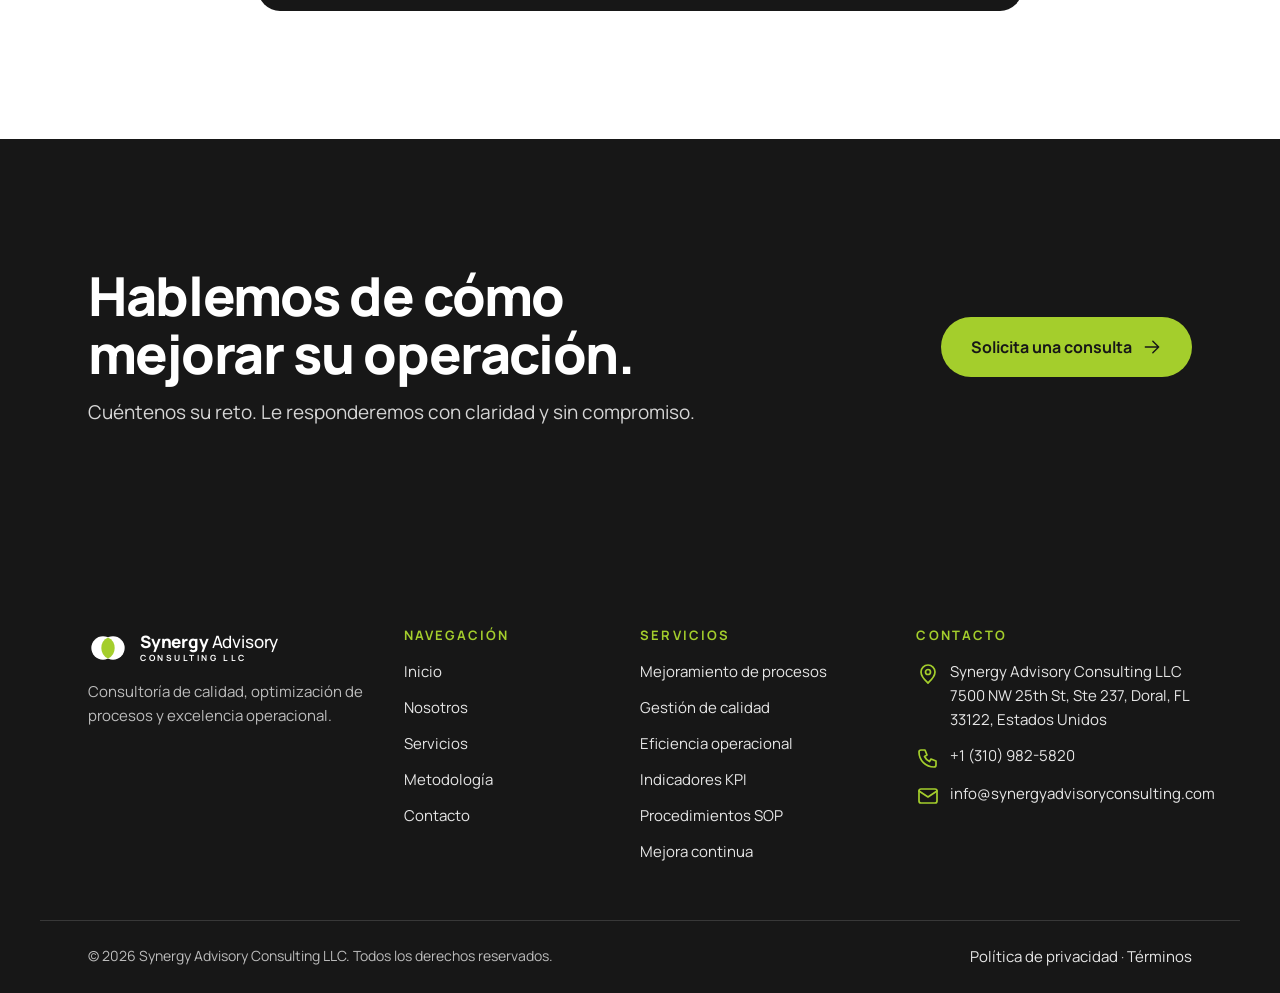
<file: metodologia.html>
<!doctype html>
<html lang="es"><head><meta charset="utf-8"><meta name="viewport" content="width=device-width,initial-scale=1">
<title>Metodología | Synergy Advisory Consulting LLC</title><meta name="description" content="Diagnóstico, análisis, recomendaciones, apoyo en implementación y seguimiento.">
<meta property="og:title" content="Metodología | Synergy Advisory Consulting LLC"><meta property="og:description" content="Diagnóstico, análisis, recomendaciones, apoyo en implementación y seguimiento."><meta property="og:type" content="website"><meta property="og:locale" content="es_US"><meta name="theme-color" content="#171717">
<link rel="icon" href="assets/favicon.svg" type="image/svg+xml">
<link rel="preconnect" href="https://fonts.googleapis.com"><link rel="preconnect" href="https://fonts.gstatic.com" crossorigin>
<link rel="stylesheet" href="https://fonts.googleapis.com/css2?family=Manrope:wght@400;500;600;700;800&display=swap">
<link rel="stylesheet" href="css/styles.css"><script type="application/ld+json">{"@context":"https://schema.org","@type":"ProfessionalService","name":"Synergy Advisory Consulting LLC","description":"Consultoría de calidad, optimización de procesos y excelencia operacional.","address":{"@type":"PostalAddress","streetAddress":"7500 NW 25th St, Ste 237","addressLocality":"Doral","addressRegion":"FL","postalCode":"33122","addressCountry":"US"}}</script></head>
<body><a class="skip" href="#main">Saltar al contenido</a><header class="hd" id="hd"><div class="wrap hd-in"><a class="brand" href="index.html" aria-label="Synergy Advisory Consulting — Inicio"><svg class="lg anim" viewBox="0 0 48 48" aria-hidden="true"><circle class="c1" cx="18" cy="24" r="14"/><circle class="c2" cx="30" cy="24" r="14"/><path class="lens" d="M24 11.35A14 14 0 0 1 24 36.65A14 14 0 0 1 24 11.35Z"/></svg><span class="bt"><b>Synergy <i>Advisory</i></b><small>CONSULTING LLC</small></span></a><nav class="nav" id="nav" aria-label="Principal"><a href="index.html">Inicio</a><a href="nosotros.html">Nosotros</a><a href="servicios.html">Servicios</a><a href="metodologia.html" class="on" aria-current="page">Metodología</a><a class="btn lime sm" href="contacto.html">Contacto</a></nav><button class="burger" id="burger" aria-label="Abrir menú" aria-expanded="false" aria-controls="nav"><span></span><span></span></button></div></header><main id="main">
<section class="sec lime ph"><div class="wrap"><span class="eyebrow ink rv">Metodología</span><h1 class="rv" style="--d:70ms">De la primera conversación al seguimiento.</h1><p class="lead rv" style="--d:140ms">Un proceso en cinco pasos, claro y estructurado, para que cada mejora se pueda implementar y medir.</p></div></section>
<section class="sec"><div class="wrap tl"><div class="tl-i k rv"><span class="sn">01</span><span class="ibox"><svg class="ic" viewBox="0 0 24 24" fill="none" stroke="currentColor" stroke-width="1.7" stroke-linecap="round" stroke-linejoin="round" aria-hidden="true"><circle cx="11" cy="11" r="6"/><path d="M20 20l-4.5-4.5"/></svg></span><div><h3>Diagnóstico</h3><p>Entendemos su operación, objetivos y puntos de fricción desde la fuente.</p></div></div><div class="tl-i w rv"><span class="sn">02</span><span class="ibox"><svg class="ic" viewBox="0 0 24 24" fill="none" stroke="currentColor" stroke-width="1.7" stroke-linecap="round" stroke-linejoin="round" aria-hidden="true"><path d="M4 4v16h16"/><path d="M8 15l3-4 3 2 5-6"/></svg></span><div><h3>Análisis</h3><p>Evaluamos procesos, recursos e indicadores para identificar oportunidades.</p></div></div><div class="tl-i k rv"><span class="sn">03</span><span class="ibox"><svg class="ic" viewBox="0 0 24 24" fill="none" stroke="currentColor" stroke-width="1.7" stroke-linecap="round" stroke-linejoin="round" aria-hidden="true"><path d="M9 18h6M10 21h4"/><path d="M12 3a6 6 0 0 0-3.5 10.9c.6.5 1 1.2 1 2.1h5c0-.9.4-1.6 1-2.1A6 6 0 0 0 12 3z"/></svg></span><div><h3>Recomendaciones</h3><p>Entregamos acciones priorizadas, prácticas y adaptadas a su empresa.</p></div></div><div class="tl-i w rv"><span class="sn">04</span><span class="ibox"><svg class="ic" viewBox="0 0 24 24" fill="none" stroke="currentColor" stroke-width="1.7" stroke-linecap="round" stroke-linejoin="round" aria-hidden="true"><path d="M5 21V4"/><path d="M5 4h12l-2 4 2 4H5"/></svg></span><div><h3>Apoyo en implementación</h3><p>Acompañamos al equipo para llevar las mejoras a la práctica.</p></div></div><div class="tl-i k rv"><span class="sn">05</span><span class="ibox"><svg class="ic" viewBox="0 0 24 24" fill="none" stroke="currentColor" stroke-width="1.7" stroke-linecap="round" stroke-linejoin="round" aria-hidden="true"><path d="M2 12s4-7 10-7 10 7 10 7-4 7-10 7S2 12 2 12z"/><circle cx="12" cy="12" r="3"/></svg></span><div><h3>Seguimiento</h3><p>Medimos resultados y ajustamos para sostener la mejora en el tiempo.</p></div></div></div></section><section class="sec ink"><div class="wrap cta"><div><h2 class="rv">Hablemos de cómo mejorar su operación.</h2><p class="rv" style="--d:80ms">Cuéntenos su reto. Le responderemos con claridad y sin compromiso.</p></div><a class="btn lime rv" style="--d:140ms" href="contacto.html">Solicita una consulta <svg class="ic" viewBox="0 0 24 24" fill="none" stroke="currentColor" stroke-width="1.7" stroke-linecap="round" stroke-linejoin="round" aria-hidden="true"><path d="M4 12h16M13 5l7 7-7 7"/></svg></a></div></section></main><footer class="ft"><div class="wrap ft-g"><div><a class="brand" href="index.html"><svg class="lg " viewBox="0 0 48 48" aria-hidden="true"><circle class="c1" cx="18" cy="24" r="14"/><circle class="c2" cx="30" cy="24" r="14"/><path class="lens" d="M24 11.35A14 14 0 0 1 24 36.65A14 14 0 0 1 24 11.35Z"/></svg><span class="bt"><b>Synergy <i>Advisory</i></b><small>CONSULTING LLC</small></span></a><p>Consultoría de calidad, optimización de procesos y excelencia operacional.</p></div><div><h4>Navegación</h4><a href="index.html">Inicio</a><a href="nosotros.html">Nosotros</a><a href="servicios.html">Servicios</a><a href="metodologia.html">Metodología</a><a href="contacto.html">Contacto</a></div><div><h4>Servicios</h4><a href="servicios.html#process">Mejoramiento de procesos</a><a href="servicios.html#quality">Gestión de calidad</a><a href="servicios.html#efficiency">Eficiencia operacional</a><a href="servicios.html#kpi">Indicadores KPI</a><a href="servicios.html#sop">Procedimientos SOP</a><a href="servicios.html#loop">Mejora continua</a></div><div><h4>Contacto</h4><p class="addr"><svg class="ic" viewBox="0 0 24 24" fill="none" stroke="currentColor" stroke-width="1.7" stroke-linecap="round" stroke-linejoin="round" aria-hidden="true"><path d="M12 21s7-6.2 7-11a7 7 0 0 0-14 0c0 4.8 7 11 7 11z"/><circle cx="12" cy="10" r="2.5"/></svg><span>Synergy Advisory Consulting LLC<br>7500 NW 25th St, Ste 237, Doral, FL 33122, Estados Unidos</span></p><p class="addr"><svg class="ic" viewBox="0 0 24 24" fill="none" stroke="currentColor" stroke-width="1.7" stroke-linecap="round" stroke-linejoin="round" aria-hidden="true"><path d="M5 4h4l2 5-2.5 1.5a11 11 0 0 0 5 5L15 13l5 2v4a2 2 0 0 1-2 2A15 15 0 0 1 3 6a2 2 0 0 1 2-2z"/></svg><span><a href="tel:+13109825820">+1 (310) 982-5820</a></span></p><p class="addr"><svg class="ic" viewBox="0 0 24 24" fill="none" stroke="currentColor" stroke-width="1.7" stroke-linecap="round" stroke-linejoin="round" aria-hidden="true"><rect x="3" y="5" width="18" height="14" rx="2"/><path d="M3 7l9 6 9-6"/></svg><span><a href="mailto:info@synergyadvisoryconsulting.com">info@synergyadvisoryconsulting.com</a></span></p></div></div><div class="wrap ft-b"><span>© <span id="yr">2026</span> Synergy Advisory Consulting LLC. Todos los derechos reservados.</span><span><a href="privacidad.html">Política de privacidad</a> · <a href="terminos.html">Términos</a></span></div></footer><script src="js/main.js" defer></script></body></html>
</file>
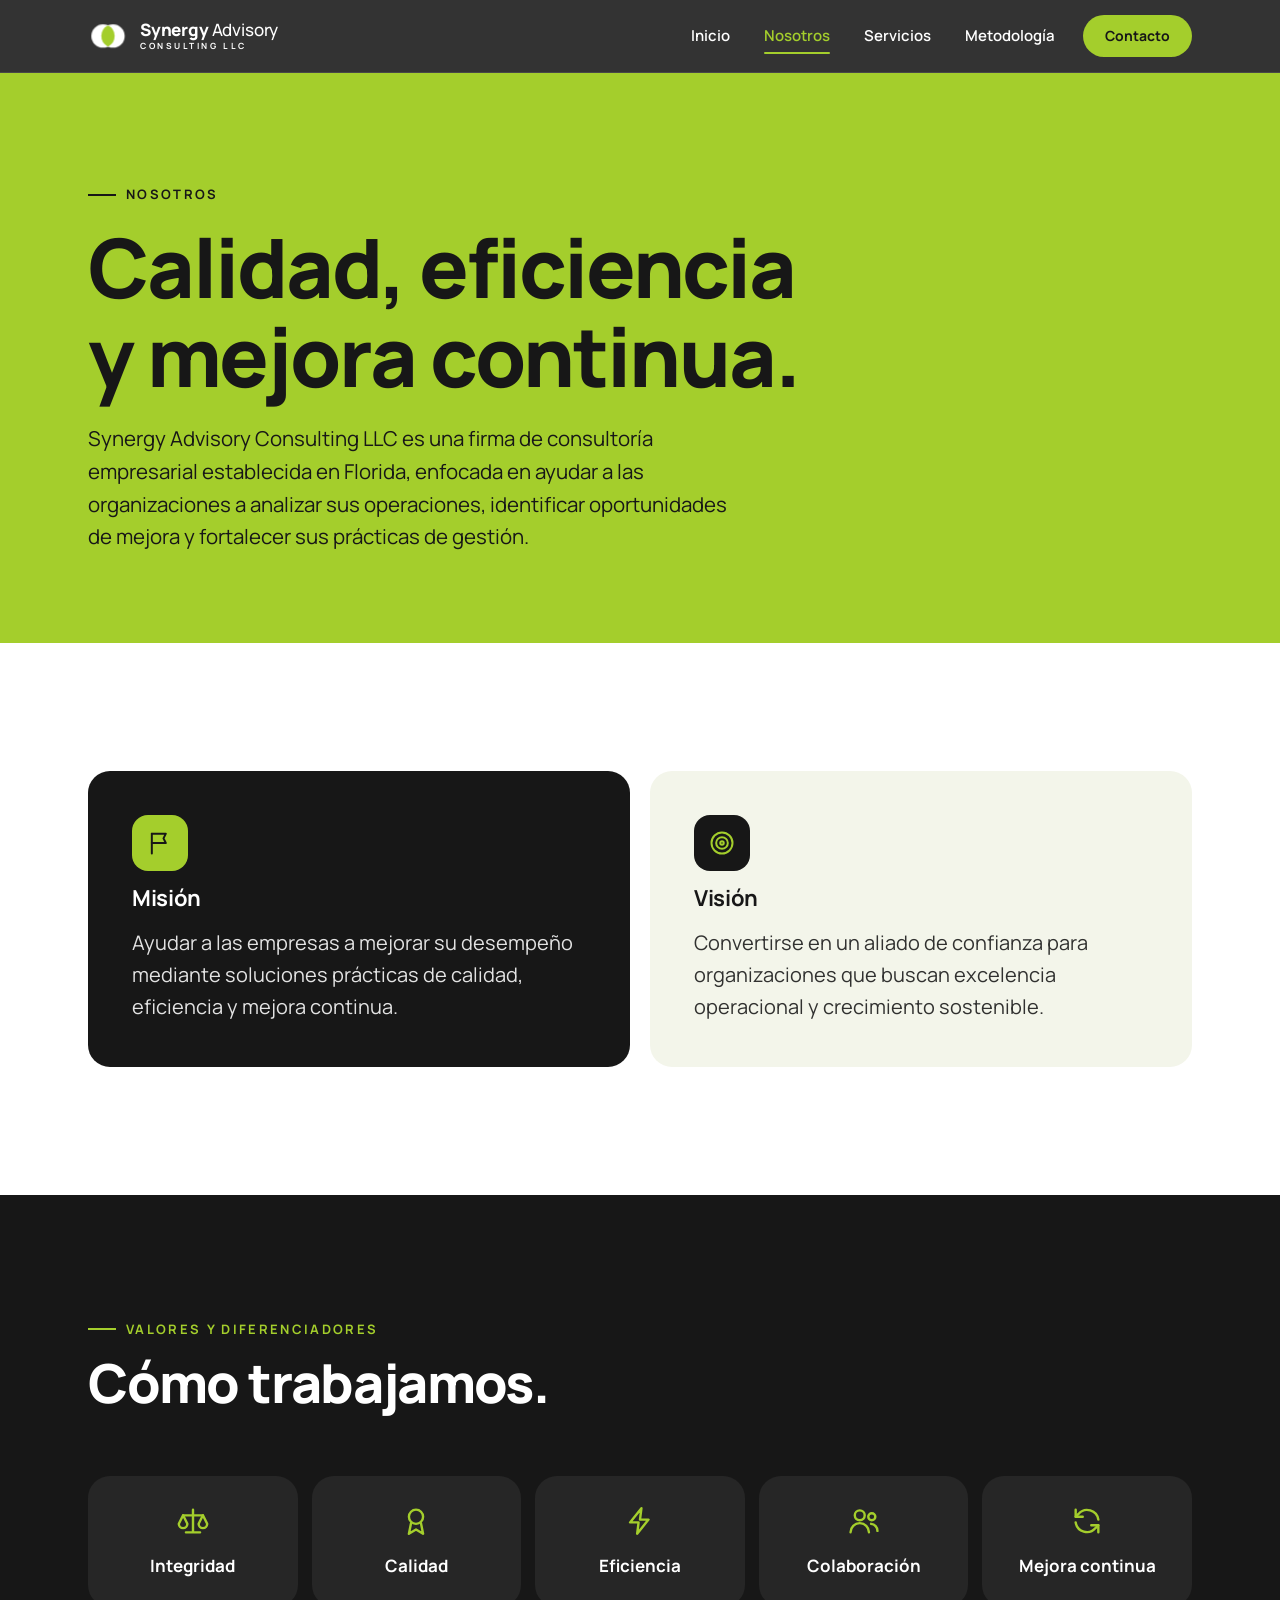
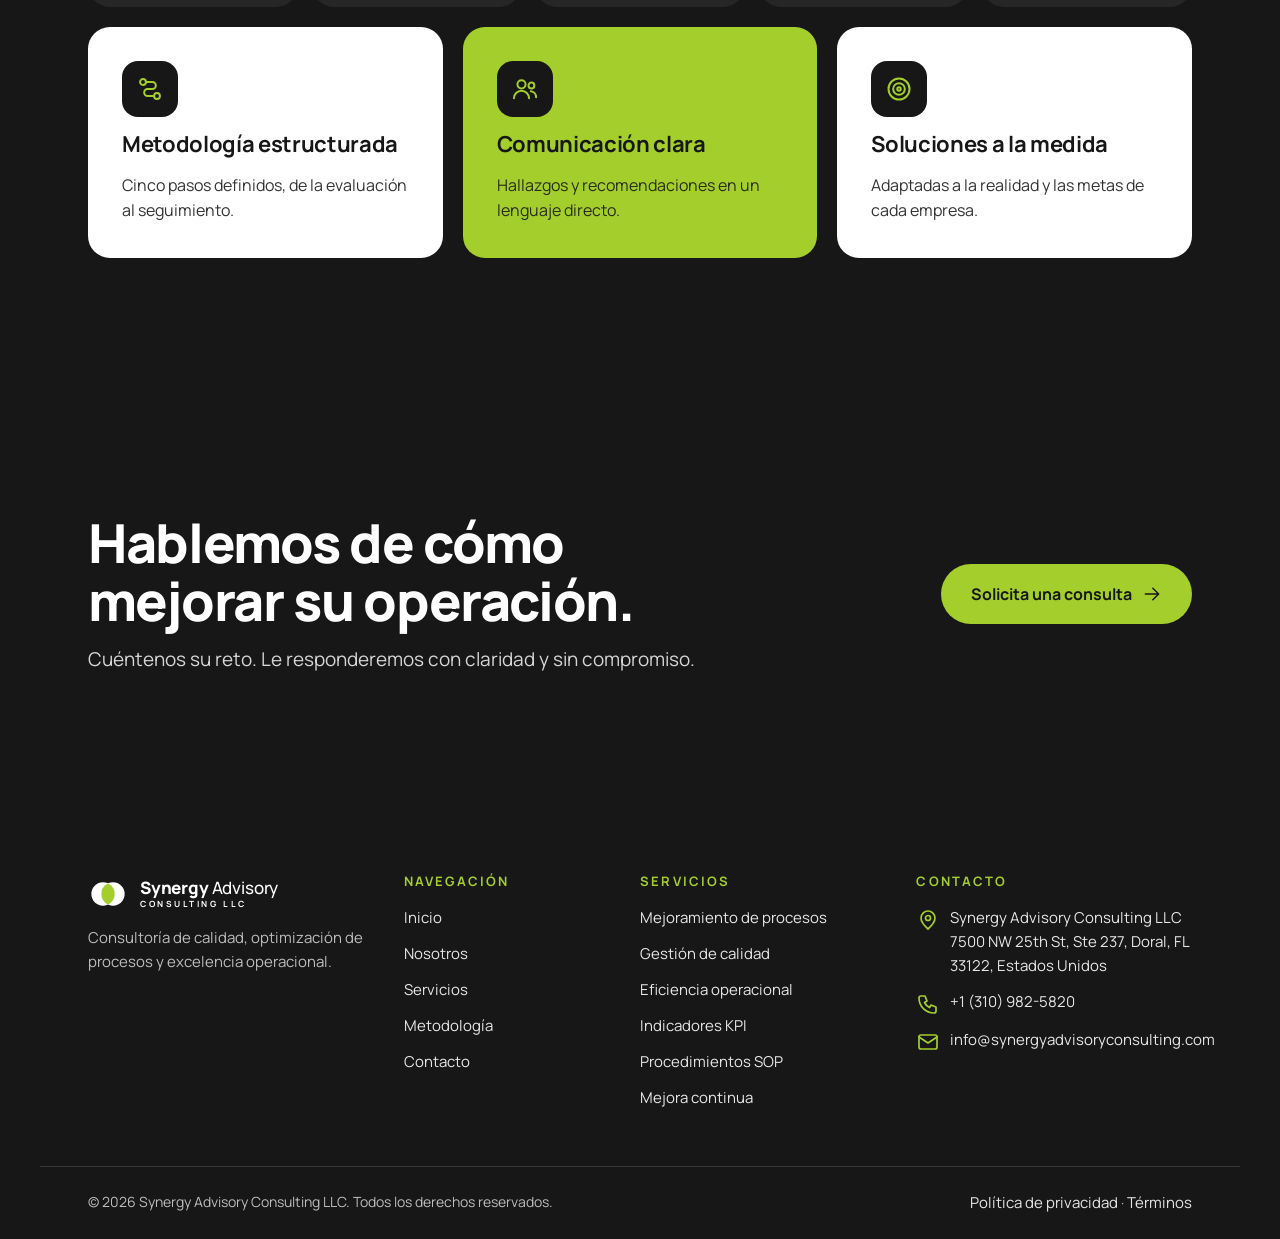
<file: nosotros.html>
<!doctype html>
<html lang="es"><head><meta charset="utf-8"><meta name="viewport" content="width=device-width,initial-scale=1">
<title>Nosotros | Synergy Advisory Consulting LLC</title><meta name="description" content="Firma de consultoría empresarial establecida en Florida. Conozca nuestra misión, visión y valores.">
<meta property="og:title" content="Nosotros | Synergy Advisory Consulting LLC"><meta property="og:description" content="Firma de consultoría empresarial establecida en Florida. Conozca nuestra misión, visión y valores."><meta property="og:type" content="website"><meta property="og:locale" content="es_US"><meta name="theme-color" content="#171717">
<link rel="icon" href="assets/favicon.svg" type="image/svg+xml">
<link rel="preconnect" href="https://fonts.googleapis.com"><link rel="preconnect" href="https://fonts.gstatic.com" crossorigin>
<link rel="stylesheet" href="https://fonts.googleapis.com/css2?family=Manrope:wght@400;500;600;700;800&display=swap">
<link rel="stylesheet" href="css/styles.css"><script type="application/ld+json">{"@context":"https://schema.org","@type":"ProfessionalService","name":"Synergy Advisory Consulting LLC","description":"Consultoría de calidad, optimización de procesos y excelencia operacional.","address":{"@type":"PostalAddress","streetAddress":"7500 NW 25th St, Ste 237","addressLocality":"Doral","addressRegion":"FL","postalCode":"33122","addressCountry":"US"}}</script></head>
<body><a class="skip" href="#main">Saltar al contenido</a><header class="hd" id="hd"><div class="wrap hd-in"><a class="brand" href="index.html" aria-label="Synergy Advisory Consulting — Inicio"><svg class="lg anim" viewBox="0 0 48 48" aria-hidden="true"><circle class="c1" cx="18" cy="24" r="14"/><circle class="c2" cx="30" cy="24" r="14"/><path class="lens" d="M24 11.35A14 14 0 0 1 24 36.65A14 14 0 0 1 24 11.35Z"/></svg><span class="bt"><b>Synergy <i>Advisory</i></b><small>CONSULTING LLC</small></span></a><nav class="nav" id="nav" aria-label="Principal"><a href="index.html">Inicio</a><a href="nosotros.html" class="on" aria-current="page">Nosotros</a><a href="servicios.html">Servicios</a><a href="metodologia.html">Metodología</a><a class="btn lime sm" href="contacto.html">Contacto</a></nav><button class="burger" id="burger" aria-label="Abrir menú" aria-expanded="false" aria-controls="nav"><span></span><span></span></button></div></header><main id="main">
<section class="sec lime ph"><div class="wrap"><span class="eyebrow ink rv">Nosotros</span><h1 class="rv" style="--d:70ms">Calidad, eficiencia y mejora continua.</h1><p class="lead rv" style="--d:140ms">Synergy Advisory Consulting LLC es una firma de consultoría empresarial establecida en Florida, enfocada en ayudar a las organizaciones a analizar sus operaciones, identificar oportunidades de mejora y fortalecer sus prácticas de gestión.</p></div></section>
<section class="sec"><div class="wrap mv2"><div class="card k rv"><span class="ibox"><svg class="ic" viewBox="0 0 24 24" fill="none" stroke="currentColor" stroke-width="1.7" stroke-linecap="round" stroke-linejoin="round" aria-hidden="true"><path d="M5 21V4"/><path d="M5 4h12l-2 4 2 4H5"/></svg></span><h3>Misión</h3><p>Ayudar a las empresas a mejorar su desempeño mediante soluciones prácticas de calidad, eficiencia y mejora continua.</p></div><div class="card w rv" style="--d:100ms"><span class="ibox"><svg class="ic" viewBox="0 0 24 24" fill="none" stroke="currentColor" stroke-width="1.7" stroke-linecap="round" stroke-linejoin="round" aria-hidden="true"><circle cx="12" cy="12" r="9"/><circle cx="12" cy="12" r="5"/><circle cx="12" cy="12" r="1.5"/></svg></span><h3>Visión</h3><p>Convertirse en un aliado de confianza para organizaciones que buscan excelencia operacional y crecimiento sostenible.</p></div></div></section>
<section class="sec ink"><div class="wrap"><div class="sh"><span class="eyebrow rv">Valores y diferenciadores</span><h2 class="rv" style="--d:70ms">Cómo trabajamos.</h2></div><div class="vals dk"><div class="val rv" style="--d:0ms"><svg class="ic" viewBox="0 0 24 24" fill="none" stroke="currentColor" stroke-width="1.7" stroke-linecap="round" stroke-linejoin="round" aria-hidden="true"><path d="M12 4v16M7 20h10M5 8h14"/><path d="M5 8l-3 6a3 3 0 0 0 6 0zM19 8l-3 6a3 3 0 0 0 6 0z"/></svg><span>Integridad</span></div><div class="val rv" style="--d:70ms"><svg class="ic" viewBox="0 0 24 24" fill="none" stroke="currentColor" stroke-width="1.7" stroke-linecap="round" stroke-linejoin="round" aria-hidden="true"><circle cx="12" cy="9" r="5"/><path d="M8.5 13.5L7 21l5-3 5 3-1.5-7.5"/></svg><span>Calidad</span></div><div class="val rv" style="--d:140ms"><svg class="ic" viewBox="0 0 24 24" fill="none" stroke="currentColor" stroke-width="1.7" stroke-linecap="round" stroke-linejoin="round" aria-hidden="true"><path d="M13 3L5 13h6l-1 8 8-10h-6z"/></svg><span>Eficiencia</span></div><div class="val rv" style="--d:210ms"><svg class="ic" viewBox="0 0 24 24" fill="none" stroke="currentColor" stroke-width="1.7" stroke-linecap="round" stroke-linejoin="round" aria-hidden="true"><circle cx="9" cy="8" r="3.5"/><path d="M2.5 20a6.5 6.5 0 0 1 13 0"/><circle cx="17.5" cy="9" r="2.5"/><path d="M17 14a5 5 0 0 1 4.5 5"/></svg><span>Colaboración</span></div><div class="val rv" style="--d:280ms"><svg class="ic" viewBox="0 0 24 24" fill="none" stroke="currentColor" stroke-width="1.7" stroke-linecap="round" stroke-linejoin="round" aria-hidden="true"><path d="M20 11a8 8 0 0 0-14-4L4 9"/><path d="M4 4v5h5"/><path d="M4 13a8 8 0 0 0 14 4l2-2"/><path d="M20 20v-5h-5"/></svg><span>Mejora continua</span></div></div><div class="grid diff"><div class="card w rv"><span class="ibox"><svg class="ic" viewBox="0 0 24 24" fill="none" stroke="currentColor" stroke-width="1.7" stroke-linecap="round" stroke-linejoin="round" aria-hidden="true"><circle cx="6" cy="6" r="2.5"/><circle cx="18" cy="18" r="2.5"/><path d="M8.5 6H14a3 3 0 0 1 0 6h-4a3 3 0 0 0 0 6h5.5"/></svg></span><h3>Metodología estructurada</h3><p>Cinco pasos definidos, de la evaluación al seguimiento.</p></div><div class="card lm rv" style="--d:80ms"><span class="ibox"><svg class="ic" viewBox="0 0 24 24" fill="none" stroke="currentColor" stroke-width="1.7" stroke-linecap="round" stroke-linejoin="round" aria-hidden="true"><circle cx="9" cy="8" r="3.5"/><path d="M2.5 20a6.5 6.5 0 0 1 13 0"/><circle cx="17.5" cy="9" r="2.5"/><path d="M17 14a5 5 0 0 1 4.5 5"/></svg></span><h3>Comunicación clara</h3><p>Hallazgos y recomendaciones en un lenguaje directo.</p></div><div class="card w rv" style="--d:160ms"><span class="ibox"><svg class="ic" viewBox="0 0 24 24" fill="none" stroke="currentColor" stroke-width="1.7" stroke-linecap="round" stroke-linejoin="round" aria-hidden="true"><circle cx="12" cy="12" r="9"/><circle cx="12" cy="12" r="5"/><circle cx="12" cy="12" r="1.5"/></svg></span><h3>Soluciones a la medida</h3><p>Adaptadas a la realidad y las metas de cada empresa.</p></div></div></div></section><section class="sec ink"><div class="wrap cta"><div><h2 class="rv">Hablemos de cómo mejorar su operación.</h2><p class="rv" style="--d:80ms">Cuéntenos su reto. Le responderemos con claridad y sin compromiso.</p></div><a class="btn lime rv" style="--d:140ms" href="contacto.html">Solicita una consulta <svg class="ic" viewBox="0 0 24 24" fill="none" stroke="currentColor" stroke-width="1.7" stroke-linecap="round" stroke-linejoin="round" aria-hidden="true"><path d="M4 12h16M13 5l7 7-7 7"/></svg></a></div></section></main><footer class="ft"><div class="wrap ft-g"><div><a class="brand" href="index.html"><svg class="lg " viewBox="0 0 48 48" aria-hidden="true"><circle class="c1" cx="18" cy="24" r="14"/><circle class="c2" cx="30" cy="24" r="14"/><path class="lens" d="M24 11.35A14 14 0 0 1 24 36.65A14 14 0 0 1 24 11.35Z"/></svg><span class="bt"><b>Synergy <i>Advisory</i></b><small>CONSULTING LLC</small></span></a><p>Consultoría de calidad, optimización de procesos y excelencia operacional.</p></div><div><h4>Navegación</h4><a href="index.html">Inicio</a><a href="nosotros.html">Nosotros</a><a href="servicios.html">Servicios</a><a href="metodologia.html">Metodología</a><a href="contacto.html">Contacto</a></div><div><h4>Servicios</h4><a href="servicios.html#process">Mejoramiento de procesos</a><a href="servicios.html#quality">Gestión de calidad</a><a href="servicios.html#efficiency">Eficiencia operacional</a><a href="servicios.html#kpi">Indicadores KPI</a><a href="servicios.html#sop">Procedimientos SOP</a><a href="servicios.html#loop">Mejora continua</a></div><div><h4>Contacto</h4><p class="addr"><svg class="ic" viewBox="0 0 24 24" fill="none" stroke="currentColor" stroke-width="1.7" stroke-linecap="round" stroke-linejoin="round" aria-hidden="true"><path d="M12 21s7-6.2 7-11a7 7 0 0 0-14 0c0 4.8 7 11 7 11z"/><circle cx="12" cy="10" r="2.5"/></svg><span>Synergy Advisory Consulting LLC<br>7500 NW 25th St, Ste 237, Doral, FL 33122, Estados Unidos</span></p><p class="addr"><svg class="ic" viewBox="0 0 24 24" fill="none" stroke="currentColor" stroke-width="1.7" stroke-linecap="round" stroke-linejoin="round" aria-hidden="true"><path d="M5 4h4l2 5-2.5 1.5a11 11 0 0 0 5 5L15 13l5 2v4a2 2 0 0 1-2 2A15 15 0 0 1 3 6a2 2 0 0 1 2-2z"/></svg><span><a href="tel:+13109825820">+1 (310) 982-5820</a></span></p><p class="addr"><svg class="ic" viewBox="0 0 24 24" fill="none" stroke="currentColor" stroke-width="1.7" stroke-linecap="round" stroke-linejoin="round" aria-hidden="true"><rect x="3" y="5" width="18" height="14" rx="2"/><path d="M3 7l9 6 9-6"/></svg><span><a href="mailto:info@synergyadvisoryconsulting.com">info@synergyadvisoryconsulting.com</a></span></p></div></div><div class="wrap ft-b"><span>© <span id="yr">2026</span> Synergy Advisory Consulting LLC. Todos los derechos reservados.</span><span><a href="privacidad.html">Política de privacidad</a> · <a href="terminos.html">Términos</a></span></div></footer><script src="js/main.js" defer></script></body></html>
</file>
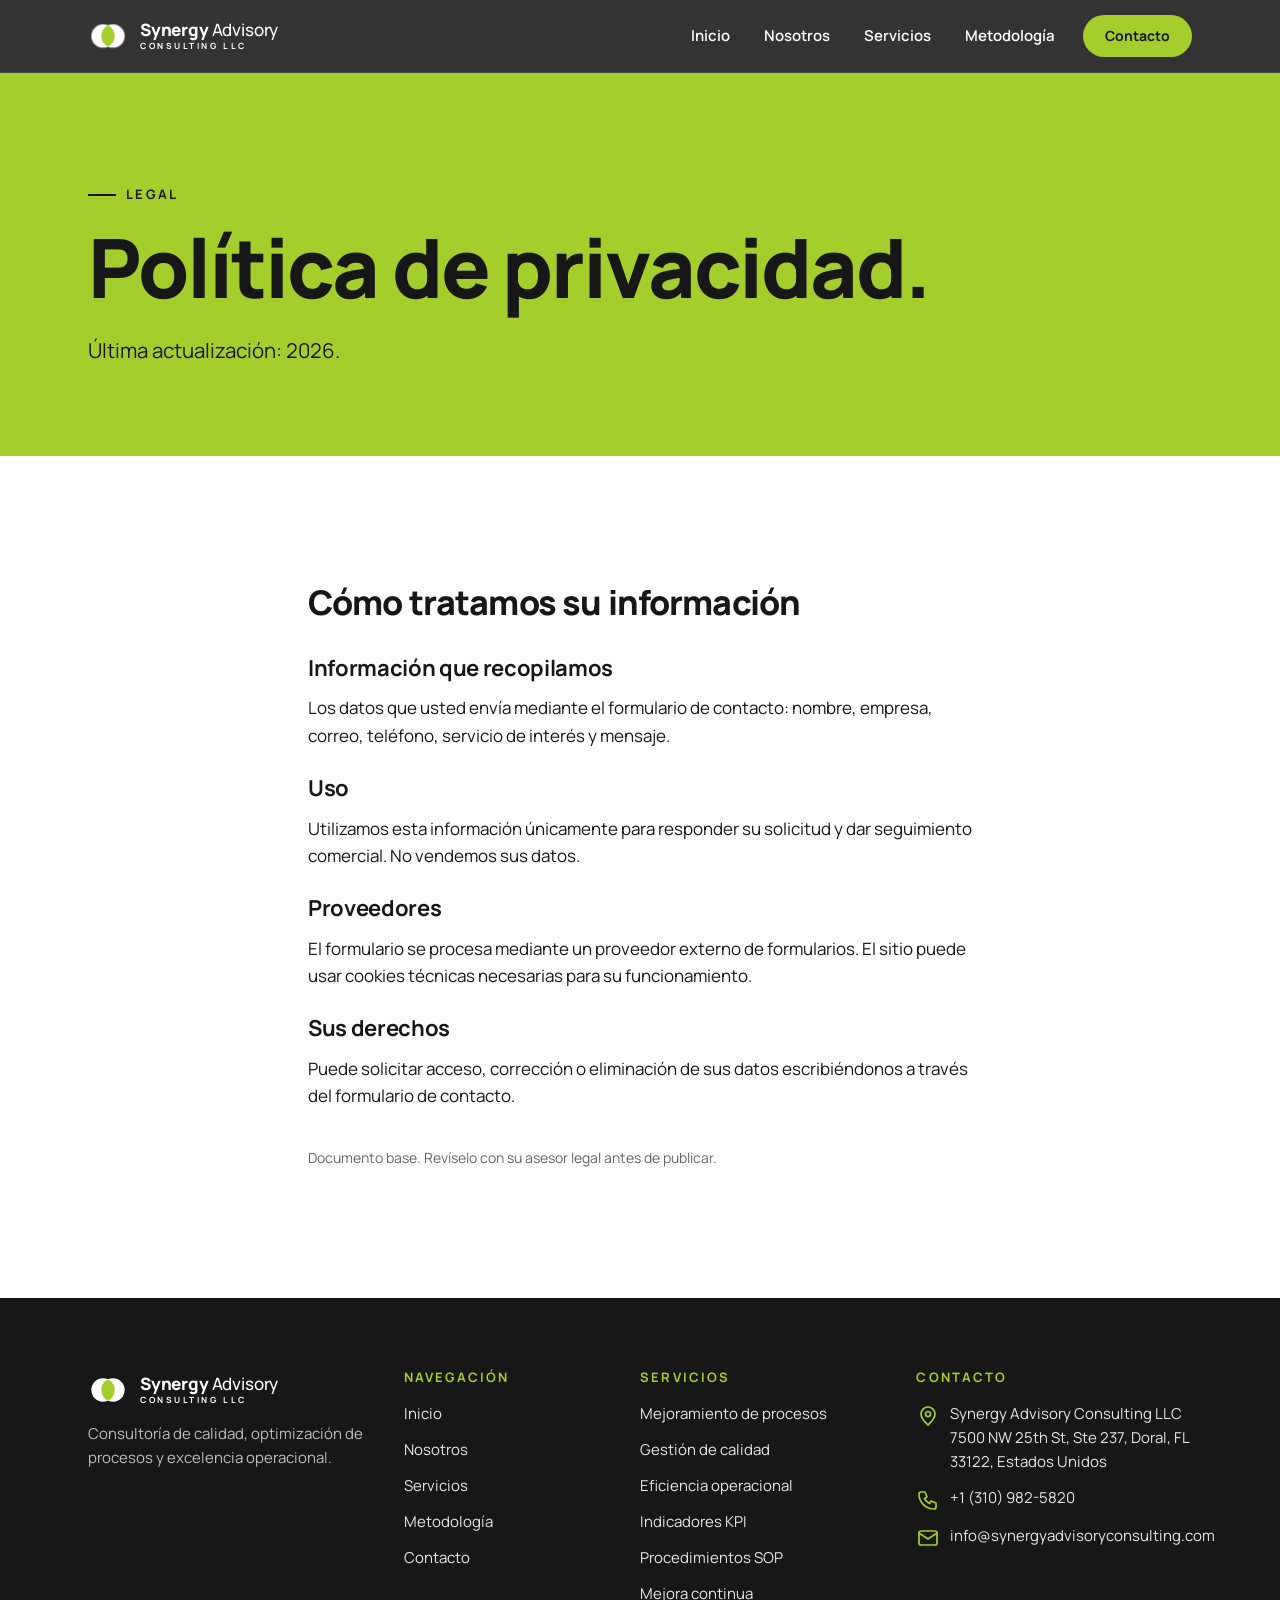
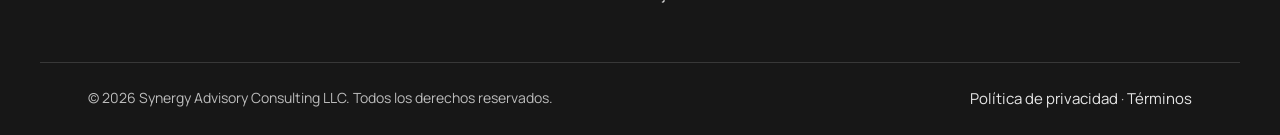
<file: privacidad.html>
<!doctype html>
<html lang="es"><head><meta charset="utf-8"><meta name="viewport" content="width=device-width,initial-scale=1">
<title>Política de privacidad | Synergy Advisory Consulting LLC</title><meta name="description" content="Política de privacidad de Synergy Advisory Consulting LLC.">
<meta property="og:title" content="Política de privacidad | Synergy Advisory Consulting LLC"><meta property="og:description" content="Política de privacidad de Synergy Advisory Consulting LLC."><meta property="og:type" content="website"><meta property="og:locale" content="es_US"><meta name="theme-color" content="#171717">
<link rel="icon" href="assets/favicon.svg" type="image/svg+xml">
<link rel="preconnect" href="https://fonts.googleapis.com"><link rel="preconnect" href="https://fonts.gstatic.com" crossorigin>
<link rel="stylesheet" href="https://fonts.googleapis.com/css2?family=Manrope:wght@400;500;600;700;800&display=swap">
<link rel="stylesheet" href="css/styles.css"><script type="application/ld+json">{"@context":"https://schema.org","@type":"ProfessionalService","name":"Synergy Advisory Consulting LLC","description":"Consultoría de calidad, optimización de procesos y excelencia operacional.","address":{"@type":"PostalAddress","streetAddress":"7500 NW 25th St, Ste 237","addressLocality":"Doral","addressRegion":"FL","postalCode":"33122","addressCountry":"US"}}</script></head>
<body><a class="skip" href="#main">Saltar al contenido</a><header class="hd" id="hd"><div class="wrap hd-in"><a class="brand" href="index.html" aria-label="Synergy Advisory Consulting — Inicio"><svg class="lg anim" viewBox="0 0 48 48" aria-hidden="true"><circle class="c1" cx="18" cy="24" r="14"/><circle class="c2" cx="30" cy="24" r="14"/><path class="lens" d="M24 11.35A14 14 0 0 1 24 36.65A14 14 0 0 1 24 11.35Z"/></svg><span class="bt"><b>Synergy <i>Advisory</i></b><small>CONSULTING LLC</small></span></a><nav class="nav" id="nav" aria-label="Principal"><a href="index.html">Inicio</a><a href="nosotros.html">Nosotros</a><a href="servicios.html">Servicios</a><a href="metodologia.html">Metodología</a><a class="btn lime sm" href="contacto.html">Contacto</a></nav><button class="burger" id="burger" aria-label="Abrir menú" aria-expanded="false" aria-controls="nav"><span></span><span></span></button></div></header><main id="main"><section class="sec lime ph"><div class="wrap"><span class="eyebrow ink rv">Legal</span><h1 class="rv" style="--d:70ms">Política de privacidad.</h1><p class="lead rv" style="--d:140ms">Última actualización: 2026.</p></div></section><section class="sec"><div class="wrap legal"><h2>Cómo tratamos su información</h2><h3>Información que recopilamos</h3><p>Los datos que usted envía mediante el formulario de contacto: nombre, empresa, correo, teléfono, servicio de interés y mensaje.</p><h3>Uso</h3><p>Utilizamos esta información únicamente para responder su solicitud y dar seguimiento comercial. No vendemos sus datos.</p><h3>Proveedores</h3><p>El formulario se procesa mediante un proveedor externo de formularios. El sitio puede usar cookies técnicas necesarias para su funcionamiento.</p><h3>Sus derechos</h3><p>Puede solicitar acceso, corrección o eliminación de sus datos escribiéndonos a través del formulario de contacto.</p><p class="note2">Documento base. Revíselo con su asesor legal antes de publicar.</p></div></section></main><footer class="ft"><div class="wrap ft-g"><div><a class="brand" href="index.html"><svg class="lg " viewBox="0 0 48 48" aria-hidden="true"><circle class="c1" cx="18" cy="24" r="14"/><circle class="c2" cx="30" cy="24" r="14"/><path class="lens" d="M24 11.35A14 14 0 0 1 24 36.65A14 14 0 0 1 24 11.35Z"/></svg><span class="bt"><b>Synergy <i>Advisory</i></b><small>CONSULTING LLC</small></span></a><p>Consultoría de calidad, optimización de procesos y excelencia operacional.</p></div><div><h4>Navegación</h4><a href="index.html">Inicio</a><a href="nosotros.html">Nosotros</a><a href="servicios.html">Servicios</a><a href="metodologia.html">Metodología</a><a href="contacto.html">Contacto</a></div><div><h4>Servicios</h4><a href="servicios.html#process">Mejoramiento de procesos</a><a href="servicios.html#quality">Gestión de calidad</a><a href="servicios.html#efficiency">Eficiencia operacional</a><a href="servicios.html#kpi">Indicadores KPI</a><a href="servicios.html#sop">Procedimientos SOP</a><a href="servicios.html#loop">Mejora continua</a></div><div><h4>Contacto</h4><p class="addr"><svg class="ic" viewBox="0 0 24 24" fill="none" stroke="currentColor" stroke-width="1.7" stroke-linecap="round" stroke-linejoin="round" aria-hidden="true"><path d="M12 21s7-6.2 7-11a7 7 0 0 0-14 0c0 4.8 7 11 7 11z"/><circle cx="12" cy="10" r="2.5"/></svg><span>Synergy Advisory Consulting LLC<br>7500 NW 25th St, Ste 237, Doral, FL 33122, Estados Unidos</span></p><p class="addr"><svg class="ic" viewBox="0 0 24 24" fill="none" stroke="currentColor" stroke-width="1.7" stroke-linecap="round" stroke-linejoin="round" aria-hidden="true"><path d="M5 4h4l2 5-2.5 1.5a11 11 0 0 0 5 5L15 13l5 2v4a2 2 0 0 1-2 2A15 15 0 0 1 3 6a2 2 0 0 1 2-2z"/></svg><span><a href="tel:+13109825820">+1 (310) 982-5820</a></span></p><p class="addr"><svg class="ic" viewBox="0 0 24 24" fill="none" stroke="currentColor" stroke-width="1.7" stroke-linecap="round" stroke-linejoin="round" aria-hidden="true"><rect x="3" y="5" width="18" height="14" rx="2"/><path d="M3 7l9 6 9-6"/></svg><span><a href="mailto:info@synergyadvisoryconsulting.com">info@synergyadvisoryconsulting.com</a></span></p></div></div><div class="wrap ft-b"><span>© <span id="yr">2026</span> Synergy Advisory Consulting LLC. Todos los derechos reservados.</span><span><a href="privacidad.html">Política de privacidad</a> · <a href="terminos.html">Términos</a></span></div></footer><script src="js/main.js" defer></script></body></html>
</file>
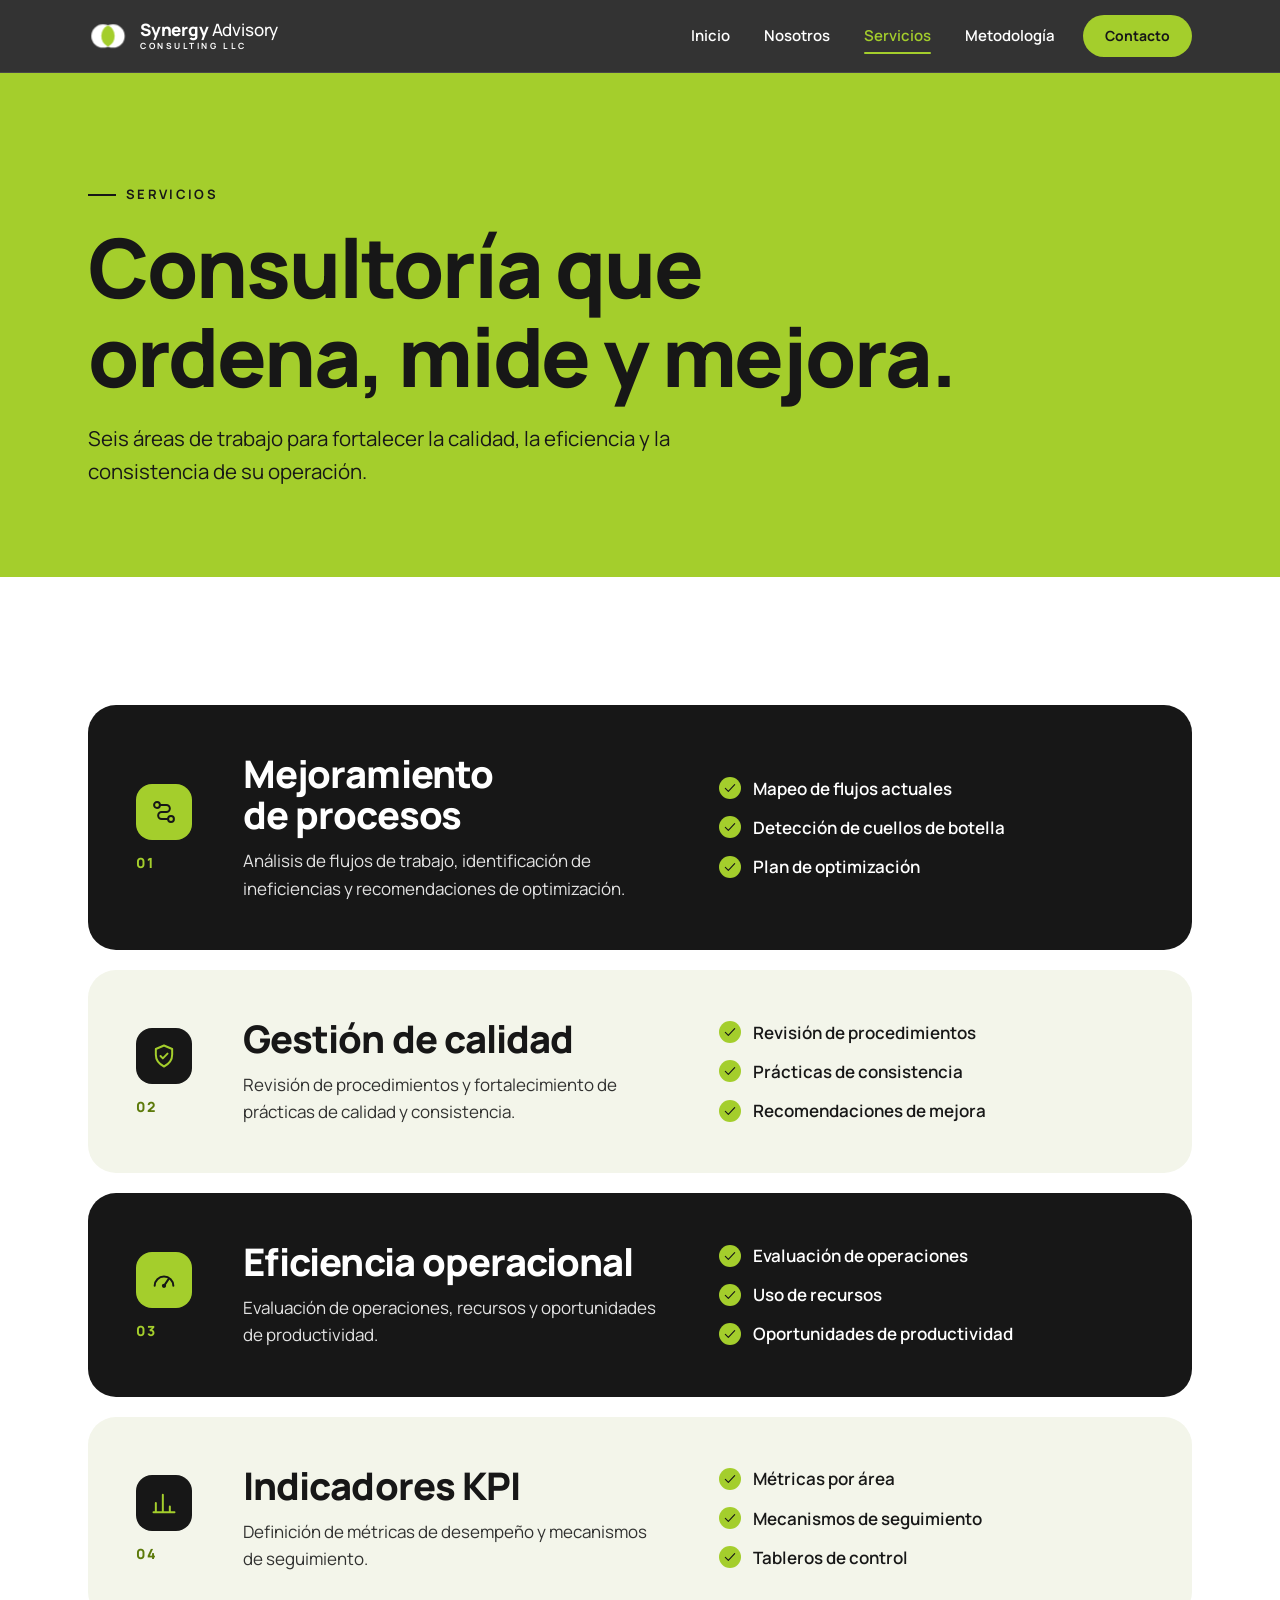
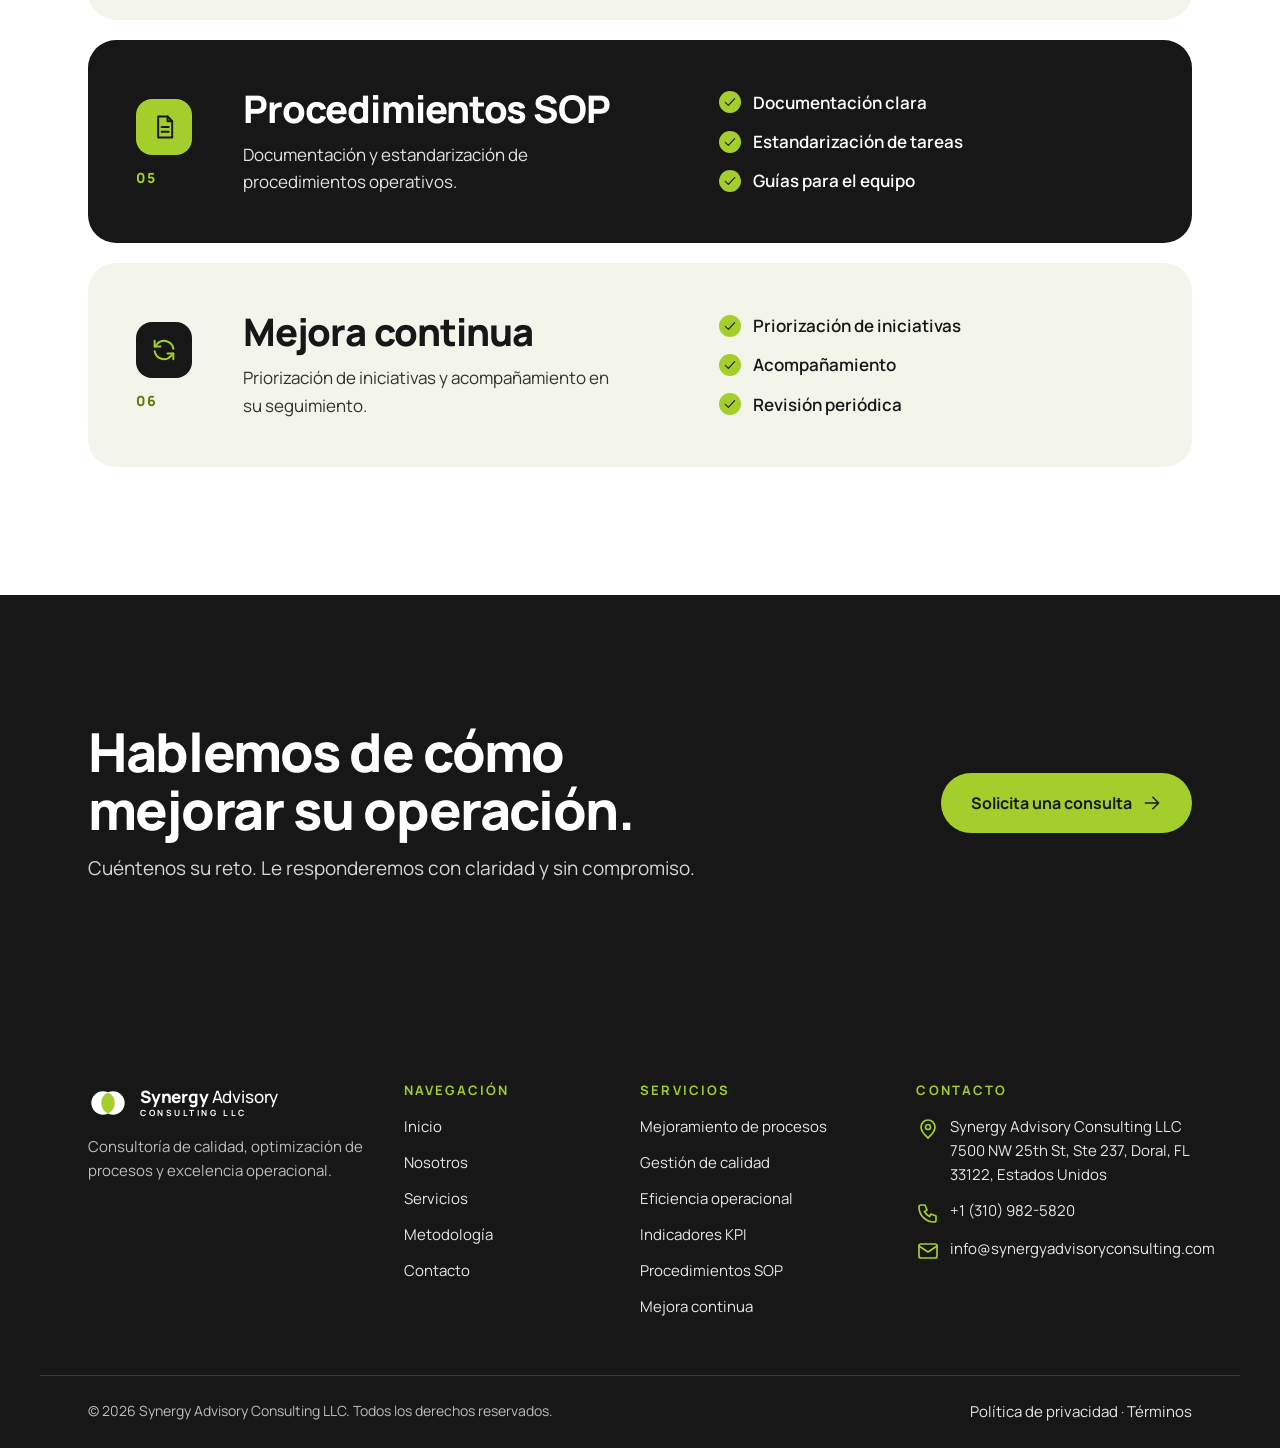
<file: servicios.html>
<!doctype html>
<html lang="es"><head><meta charset="utf-8"><meta name="viewport" content="width=device-width,initial-scale=1">
<title>Servicios | Synergy Advisory Consulting LLC</title><meta name="description" content="Mejoramiento de procesos, gestión de calidad, eficiencia operacional, indicadores KPI, procedimientos SOP y mejora continua.">
<meta property="og:title" content="Servicios | Synergy Advisory Consulting LLC"><meta property="og:description" content="Mejoramiento de procesos, gestión de calidad, eficiencia operacional, indicadores KPI, procedimientos SOP y mejora continua."><meta property="og:type" content="website"><meta property="og:locale" content="es_US"><meta name="theme-color" content="#171717">
<link rel="icon" href="assets/favicon.svg" type="image/svg+xml">
<link rel="preconnect" href="https://fonts.googleapis.com"><link rel="preconnect" href="https://fonts.gstatic.com" crossorigin>
<link rel="stylesheet" href="https://fonts.googleapis.com/css2?family=Manrope:wght@400;500;600;700;800&display=swap">
<link rel="stylesheet" href="css/styles.css"><script type="application/ld+json">{"@context":"https://schema.org","@type":"ProfessionalService","name":"Synergy Advisory Consulting LLC","description":"Consultoría de calidad, optimización de procesos y excelencia operacional.","address":{"@type":"PostalAddress","streetAddress":"7500 NW 25th St, Ste 237","addressLocality":"Doral","addressRegion":"FL","postalCode":"33122","addressCountry":"US"}}</script></head>
<body><a class="skip" href="#main">Saltar al contenido</a><header class="hd" id="hd"><div class="wrap hd-in"><a class="brand" href="index.html" aria-label="Synergy Advisory Consulting — Inicio"><svg class="lg anim" viewBox="0 0 48 48" aria-hidden="true"><circle class="c1" cx="18" cy="24" r="14"/><circle class="c2" cx="30" cy="24" r="14"/><path class="lens" d="M24 11.35A14 14 0 0 1 24 36.65A14 14 0 0 1 24 11.35Z"/></svg><span class="bt"><b>Synergy <i>Advisory</i></b><small>CONSULTING LLC</small></span></a><nav class="nav" id="nav" aria-label="Principal"><a href="index.html">Inicio</a><a href="nosotros.html">Nosotros</a><a href="servicios.html" class="on" aria-current="page">Servicios</a><a href="metodologia.html">Metodología</a><a class="btn lime sm" href="contacto.html">Contacto</a></nav><button class="burger" id="burger" aria-label="Abrir menú" aria-expanded="false" aria-controls="nav"><span></span><span></span></button></div></header><main id="main">
<section class="sec lime ph"><div class="wrap"><span class="eyebrow ink rv">Servicios</span><h1 class="rv" style="--d:70ms">Consultoría que ordena, mide y mejora.</h1><p class="lead rv" style="--d:140ms">Seis áreas de trabajo para fortalecer la calidad, la eficiencia y la consistencia de su operación.</p></div></section>
<section class="sec"><div class="wrap sv"><article id="process" class="sv-r k rv"><div class="sv-h"><span class="ibox"><svg class="ic" viewBox="0 0 24 24" fill="none" stroke="currentColor" stroke-width="1.7" stroke-linecap="round" stroke-linejoin="round" aria-hidden="true"><circle cx="6" cy="6" r="2.5"/><circle cx="18" cy="18" r="2.5"/><path d="M8.5 6H14a3 3 0 0 1 0 6h-4a3 3 0 0 0 0 6h5.5"/></svg></span><span class="sn">01</span></div><div><h2>Mejoramiento de procesos</h2><p>Análisis de flujos de trabajo, identificación de ineficiencias y recomendaciones de optimización.</p></div><ul><li><svg class="ic" viewBox="0 0 24 24" fill="none" stroke="currentColor" stroke-width="1.7" stroke-linecap="round" stroke-linejoin="round" aria-hidden="true"><path d="M5 12.5l4.5 4.5L19 7"/></svg>Mapeo de flujos actuales</li><li><svg class="ic" viewBox="0 0 24 24" fill="none" stroke="currentColor" stroke-width="1.7" stroke-linecap="round" stroke-linejoin="round" aria-hidden="true"><path d="M5 12.5l4.5 4.5L19 7"/></svg>Detección de cuellos de botella</li><li><svg class="ic" viewBox="0 0 24 24" fill="none" stroke="currentColor" stroke-width="1.7" stroke-linecap="round" stroke-linejoin="round" aria-hidden="true"><path d="M5 12.5l4.5 4.5L19 7"/></svg>Plan de optimización</li></ul></article><article id="quality" class="sv-r w rv"><div class="sv-h"><span class="ibox"><svg class="ic" viewBox="0 0 24 24" fill="none" stroke="currentColor" stroke-width="1.7" stroke-linecap="round" stroke-linejoin="round" aria-hidden="true"><path d="M12 3l7 3v5c0 4.5-3 8-7 10-4-2-7-5.5-7-10V6z"/><path d="M9 12l2 2 4-4"/></svg></span><span class="sn">02</span></div><div><h2>Gestión de calidad</h2><p>Revisión de procedimientos y fortalecimiento de prácticas de calidad y consistencia.</p></div><ul><li><svg class="ic" viewBox="0 0 24 24" fill="none" stroke="currentColor" stroke-width="1.7" stroke-linecap="round" stroke-linejoin="round" aria-hidden="true"><path d="M5 12.5l4.5 4.5L19 7"/></svg>Revisión de procedimientos</li><li><svg class="ic" viewBox="0 0 24 24" fill="none" stroke="currentColor" stroke-width="1.7" stroke-linecap="round" stroke-linejoin="round" aria-hidden="true"><path d="M5 12.5l4.5 4.5L19 7"/></svg>Prácticas de consistencia</li><li><svg class="ic" viewBox="0 0 24 24" fill="none" stroke="currentColor" stroke-width="1.7" stroke-linecap="round" stroke-linejoin="round" aria-hidden="true"><path d="M5 12.5l4.5 4.5L19 7"/></svg>Recomendaciones de mejora</li></ul></article><article id="efficiency" class="sv-r k rv"><div class="sv-h"><span class="ibox"><svg class="ic" viewBox="0 0 24 24" fill="none" stroke="currentColor" stroke-width="1.7" stroke-linecap="round" stroke-linejoin="round" aria-hidden="true"><path d="M4 17a8 8 0 1 1 16 0"/><path d="M12 17l4-6"/><circle cx="12" cy="17" r="1"/></svg></span><span class="sn">03</span></div><div><h2>Eficiencia operacional</h2><p>Evaluación de operaciones, recursos y oportunidades de productividad.</p></div><ul><li><svg class="ic" viewBox="0 0 24 24" fill="none" stroke="currentColor" stroke-width="1.7" stroke-linecap="round" stroke-linejoin="round" aria-hidden="true"><path d="M5 12.5l4.5 4.5L19 7"/></svg>Evaluación de operaciones</li><li><svg class="ic" viewBox="0 0 24 24" fill="none" stroke="currentColor" stroke-width="1.7" stroke-linecap="round" stroke-linejoin="round" aria-hidden="true"><path d="M5 12.5l4.5 4.5L19 7"/></svg>Uso de recursos</li><li><svg class="ic" viewBox="0 0 24 24" fill="none" stroke="currentColor" stroke-width="1.7" stroke-linecap="round" stroke-linejoin="round" aria-hidden="true"><path d="M5 12.5l4.5 4.5L19 7"/></svg>Oportunidades de productividad</li></ul></article><article id="kpi" class="sv-r w rv"><div class="sv-h"><span class="ibox"><svg class="ic" viewBox="0 0 24 24" fill="none" stroke="currentColor" stroke-width="1.7" stroke-linecap="round" stroke-linejoin="round" aria-hidden="true"><path d="M5 20v-8M11 20V5M17 20v-5M3 20h18"/></svg></span><span class="sn">04</span></div><div><h2>Indicadores KPI</h2><p>Definición de métricas de desempeño y mecanismos de seguimiento.</p></div><ul><li><svg class="ic" viewBox="0 0 24 24" fill="none" stroke="currentColor" stroke-width="1.7" stroke-linecap="round" stroke-linejoin="round" aria-hidden="true"><path d="M5 12.5l4.5 4.5L19 7"/></svg>Métricas por área</li><li><svg class="ic" viewBox="0 0 24 24" fill="none" stroke="currentColor" stroke-width="1.7" stroke-linecap="round" stroke-linejoin="round" aria-hidden="true"><path d="M5 12.5l4.5 4.5L19 7"/></svg>Mecanismos de seguimiento</li><li><svg class="ic" viewBox="0 0 24 24" fill="none" stroke="currentColor" stroke-width="1.7" stroke-linecap="round" stroke-linejoin="round" aria-hidden="true"><path d="M5 12.5l4.5 4.5L19 7"/></svg>Tableros de control</li></ul></article><article id="sop" class="sv-r k rv"><div class="sv-h"><span class="ibox"><svg class="ic" viewBox="0 0 24 24" fill="none" stroke="currentColor" stroke-width="1.7" stroke-linecap="round" stroke-linejoin="round" aria-hidden="true"><path d="M7 3h8l4 4v14H7z"/><path d="M15 3v4h4M10 12h6M10 16h6"/></svg></span><span class="sn">05</span></div><div><h2>Procedimientos SOP</h2><p>Documentación y estandarización de procedimientos operativos.</p></div><ul><li><svg class="ic" viewBox="0 0 24 24" fill="none" stroke="currentColor" stroke-width="1.7" stroke-linecap="round" stroke-linejoin="round" aria-hidden="true"><path d="M5 12.5l4.5 4.5L19 7"/></svg>Documentación clara</li><li><svg class="ic" viewBox="0 0 24 24" fill="none" stroke="currentColor" stroke-width="1.7" stroke-linecap="round" stroke-linejoin="round" aria-hidden="true"><path d="M5 12.5l4.5 4.5L19 7"/></svg>Estandarización de tareas</li><li><svg class="ic" viewBox="0 0 24 24" fill="none" stroke="currentColor" stroke-width="1.7" stroke-linecap="round" stroke-linejoin="round" aria-hidden="true"><path d="M5 12.5l4.5 4.5L19 7"/></svg>Guías para el equipo</li></ul></article><article id="loop" class="sv-r w rv"><div class="sv-h"><span class="ibox"><svg class="ic" viewBox="0 0 24 24" fill="none" stroke="currentColor" stroke-width="1.7" stroke-linecap="round" stroke-linejoin="round" aria-hidden="true"><path d="M20 11a8 8 0 0 0-14-4L4 9"/><path d="M4 4v5h5"/><path d="M4 13a8 8 0 0 0 14 4l2-2"/><path d="M20 20v-5h-5"/></svg></span><span class="sn">06</span></div><div><h2>Mejora continua</h2><p>Priorización de iniciativas y acompañamiento en su seguimiento.</p></div><ul><li><svg class="ic" viewBox="0 0 24 24" fill="none" stroke="currentColor" stroke-width="1.7" stroke-linecap="round" stroke-linejoin="round" aria-hidden="true"><path d="M5 12.5l4.5 4.5L19 7"/></svg>Priorización de iniciativas</li><li><svg class="ic" viewBox="0 0 24 24" fill="none" stroke="currentColor" stroke-width="1.7" stroke-linecap="round" stroke-linejoin="round" aria-hidden="true"><path d="M5 12.5l4.5 4.5L19 7"/></svg>Acompañamiento</li><li><svg class="ic" viewBox="0 0 24 24" fill="none" stroke="currentColor" stroke-width="1.7" stroke-linecap="round" stroke-linejoin="round" aria-hidden="true"><path d="M5 12.5l4.5 4.5L19 7"/></svg>Revisión periódica</li></ul></article></div></section><section class="sec ink"><div class="wrap cta"><div><h2 class="rv">Hablemos de cómo mejorar su operación.</h2><p class="rv" style="--d:80ms">Cuéntenos su reto. Le responderemos con claridad y sin compromiso.</p></div><a class="btn lime rv" style="--d:140ms" href="contacto.html">Solicita una consulta <svg class="ic" viewBox="0 0 24 24" fill="none" stroke="currentColor" stroke-width="1.7" stroke-linecap="round" stroke-linejoin="round" aria-hidden="true"><path d="M4 12h16M13 5l7 7-7 7"/></svg></a></div></section></main><footer class="ft"><div class="wrap ft-g"><div><a class="brand" href="index.html"><svg class="lg " viewBox="0 0 48 48" aria-hidden="true"><circle class="c1" cx="18" cy="24" r="14"/><circle class="c2" cx="30" cy="24" r="14"/><path class="lens" d="M24 11.35A14 14 0 0 1 24 36.65A14 14 0 0 1 24 11.35Z"/></svg><span class="bt"><b>Synergy <i>Advisory</i></b><small>CONSULTING LLC</small></span></a><p>Consultoría de calidad, optimización de procesos y excelencia operacional.</p></div><div><h4>Navegación</h4><a href="index.html">Inicio</a><a href="nosotros.html">Nosotros</a><a href="servicios.html">Servicios</a><a href="metodologia.html">Metodología</a><a href="contacto.html">Contacto</a></div><div><h4>Servicios</h4><a href="servicios.html#process">Mejoramiento de procesos</a><a href="servicios.html#quality">Gestión de calidad</a><a href="servicios.html#efficiency">Eficiencia operacional</a><a href="servicios.html#kpi">Indicadores KPI</a><a href="servicios.html#sop">Procedimientos SOP</a><a href="servicios.html#loop">Mejora continua</a></div><div><h4>Contacto</h4><p class="addr"><svg class="ic" viewBox="0 0 24 24" fill="none" stroke="currentColor" stroke-width="1.7" stroke-linecap="round" stroke-linejoin="round" aria-hidden="true"><path d="M12 21s7-6.2 7-11a7 7 0 0 0-14 0c0 4.8 7 11 7 11z"/><circle cx="12" cy="10" r="2.5"/></svg><span>Synergy Advisory Consulting LLC<br>7500 NW 25th St, Ste 237, Doral, FL 33122, Estados Unidos</span></p><p class="addr"><svg class="ic" viewBox="0 0 24 24" fill="none" stroke="currentColor" stroke-width="1.7" stroke-linecap="round" stroke-linejoin="round" aria-hidden="true"><path d="M5 4h4l2 5-2.5 1.5a11 11 0 0 0 5 5L15 13l5 2v4a2 2 0 0 1-2 2A15 15 0 0 1 3 6a2 2 0 0 1 2-2z"/></svg><span><a href="tel:+13109825820">+1 (310) 982-5820</a></span></p><p class="addr"><svg class="ic" viewBox="0 0 24 24" fill="none" stroke="currentColor" stroke-width="1.7" stroke-linecap="round" stroke-linejoin="round" aria-hidden="true"><rect x="3" y="5" width="18" height="14" rx="2"/><path d="M3 7l9 6 9-6"/></svg><span><a href="mailto:info@synergyadvisoryconsulting.com">info@synergyadvisoryconsulting.com</a></span></p></div></div><div class="wrap ft-b"><span>© <span id="yr">2026</span> Synergy Advisory Consulting LLC. Todos los derechos reservados.</span><span><a href="privacidad.html">Política de privacidad</a> · <a href="terminos.html">Términos</a></span></div></footer><script src="js/main.js" defer></script></body></html>
</file>
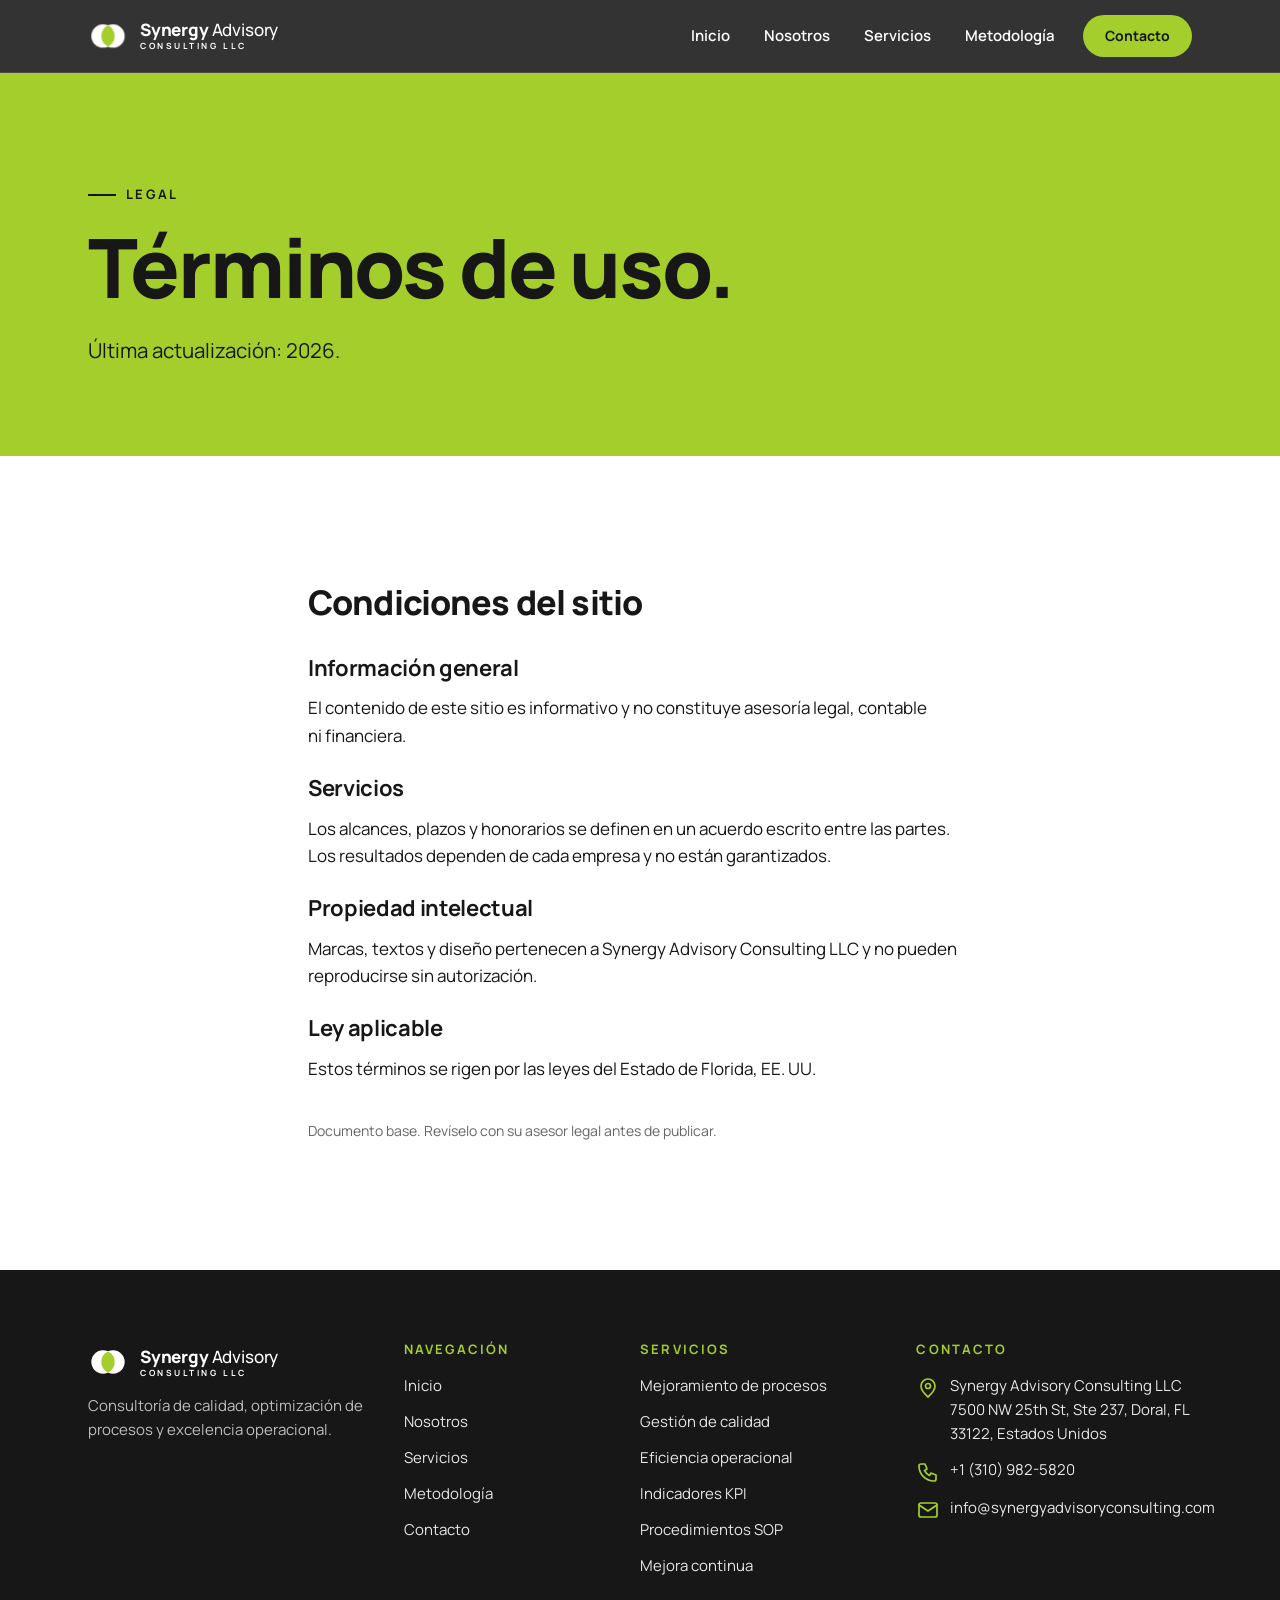
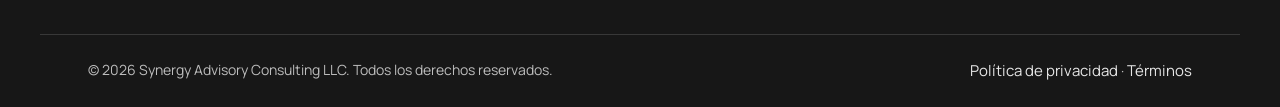
<file: terminos.html>
<!doctype html>
<html lang="es"><head><meta charset="utf-8"><meta name="viewport" content="width=device-width,initial-scale=1">
<title>Términos de uso | Synergy Advisory Consulting LLC</title><meta name="description" content="Términos de uso del sitio de Synergy Advisory Consulting LLC.">
<meta property="og:title" content="Términos de uso | Synergy Advisory Consulting LLC"><meta property="og:description" content="Términos de uso del sitio de Synergy Advisory Consulting LLC."><meta property="og:type" content="website"><meta property="og:locale" content="es_US"><meta name="theme-color" content="#171717">
<link rel="icon" href="assets/favicon.svg" type="image/svg+xml">
<link rel="preconnect" href="https://fonts.googleapis.com"><link rel="preconnect" href="https://fonts.gstatic.com" crossorigin>
<link rel="stylesheet" href="https://fonts.googleapis.com/css2?family=Manrope:wght@400;500;600;700;800&display=swap">
<link rel="stylesheet" href="css/styles.css"><script type="application/ld+json">{"@context":"https://schema.org","@type":"ProfessionalService","name":"Synergy Advisory Consulting LLC","description":"Consultoría de calidad, optimización de procesos y excelencia operacional.","address":{"@type":"PostalAddress","streetAddress":"7500 NW 25th St, Ste 237","addressLocality":"Doral","addressRegion":"FL","postalCode":"33122","addressCountry":"US"}}</script></head>
<body><a class="skip" href="#main">Saltar al contenido</a><header class="hd" id="hd"><div class="wrap hd-in"><a class="brand" href="index.html" aria-label="Synergy Advisory Consulting — Inicio"><svg class="lg anim" viewBox="0 0 48 48" aria-hidden="true"><circle class="c1" cx="18" cy="24" r="14"/><circle class="c2" cx="30" cy="24" r="14"/><path class="lens" d="M24 11.35A14 14 0 0 1 24 36.65A14 14 0 0 1 24 11.35Z"/></svg><span class="bt"><b>Synergy <i>Advisory</i></b><small>CONSULTING LLC</small></span></a><nav class="nav" id="nav" aria-label="Principal"><a href="index.html">Inicio</a><a href="nosotros.html">Nosotros</a><a href="servicios.html">Servicios</a><a href="metodologia.html">Metodología</a><a class="btn lime sm" href="contacto.html">Contacto</a></nav><button class="burger" id="burger" aria-label="Abrir menú" aria-expanded="false" aria-controls="nav"><span></span><span></span></button></div></header><main id="main"><section class="sec lime ph"><div class="wrap"><span class="eyebrow ink rv">Legal</span><h1 class="rv" style="--d:70ms">Términos de uso.</h1><p class="lead rv" style="--d:140ms">Última actualización: 2026.</p></div></section><section class="sec"><div class="wrap legal"><h2>Condiciones del sitio</h2><h3>Información general</h3><p>El contenido de este sitio es informativo y no constituye asesoría legal, contable ni financiera.</p><h3>Servicios</h3><p>Los alcances, plazos y honorarios se definen en un acuerdo escrito entre las partes. Los resultados dependen de cada empresa y no están garantizados.</p><h3>Propiedad intelectual</h3><p>Marcas, textos y diseño pertenecen a Synergy Advisory Consulting LLC y no pueden reproducirse sin autorización.</p><h3>Ley aplicable</h3><p>Estos términos se rigen por las leyes del Estado de Florida, EE. UU.</p><p class="note2">Documento base. Revíselo con su asesor legal antes de publicar.</p></div></section></main><footer class="ft"><div class="wrap ft-g"><div><a class="brand" href="index.html"><svg class="lg " viewBox="0 0 48 48" aria-hidden="true"><circle class="c1" cx="18" cy="24" r="14"/><circle class="c2" cx="30" cy="24" r="14"/><path class="lens" d="M24 11.35A14 14 0 0 1 24 36.65A14 14 0 0 1 24 11.35Z"/></svg><span class="bt"><b>Synergy <i>Advisory</i></b><small>CONSULTING LLC</small></span></a><p>Consultoría de calidad, optimización de procesos y excelencia operacional.</p></div><div><h4>Navegación</h4><a href="index.html">Inicio</a><a href="nosotros.html">Nosotros</a><a href="servicios.html">Servicios</a><a href="metodologia.html">Metodología</a><a href="contacto.html">Contacto</a></div><div><h4>Servicios</h4><a href="servicios.html#process">Mejoramiento de procesos</a><a href="servicios.html#quality">Gestión de calidad</a><a href="servicios.html#efficiency">Eficiencia operacional</a><a href="servicios.html#kpi">Indicadores KPI</a><a href="servicios.html#sop">Procedimientos SOP</a><a href="servicios.html#loop">Mejora continua</a></div><div><h4>Contacto</h4><p class="addr"><svg class="ic" viewBox="0 0 24 24" fill="none" stroke="currentColor" stroke-width="1.7" stroke-linecap="round" stroke-linejoin="round" aria-hidden="true"><path d="M12 21s7-6.2 7-11a7 7 0 0 0-14 0c0 4.8 7 11 7 11z"/><circle cx="12" cy="10" r="2.5"/></svg><span>Synergy Advisory Consulting LLC<br>7500 NW 25th St, Ste 237, Doral, FL 33122, Estados Unidos</span></p><p class="addr"><svg class="ic" viewBox="0 0 24 24" fill="none" stroke="currentColor" stroke-width="1.7" stroke-linecap="round" stroke-linejoin="round" aria-hidden="true"><path d="M5 4h4l2 5-2.5 1.5a11 11 0 0 0 5 5L15 13l5 2v4a2 2 0 0 1-2 2A15 15 0 0 1 3 6a2 2 0 0 1 2-2z"/></svg><span><a href="tel:+13109825820">+1 (310) 982-5820</a></span></p><p class="addr"><svg class="ic" viewBox="0 0 24 24" fill="none" stroke="currentColor" stroke-width="1.7" stroke-linecap="round" stroke-linejoin="round" aria-hidden="true"><rect x="3" y="5" width="18" height="14" rx="2"/><path d="M3 7l9 6 9-6"/></svg><span><a href="mailto:info@synergyadvisoryconsulting.com">info@synergyadvisoryconsulting.com</a></span></p></div></div><div class="wrap ft-b"><span>© <span id="yr">2026</span> Synergy Advisory Consulting LLC. Todos los derechos reservados.</span><span><a href="privacidad.html">Política de privacidad</a> · <a href="terminos.html">Términos</a></span></div></footer><script src="js/main.js" defer></script></body></html>
</file>
<file: css/styles.css>
:root{--lime:#A4CE2C;--ink:#171717;--soft:#F3F5EA;--r:22px;--e:cubic-bezier(.2,.7,.2,1)}
*{box-sizing:border-box}html{scroll-behavior:smooth;scroll-padding-top:84px}
body{margin:0;font:400 17px/1.6 Manrope,system-ui,sans-serif;color:var(--ink);background:#fff;-webkit-font-smoothing:antialiased}
img,svg{display:block;max-width:100%}a{color:var(--ink);text-decoration-color:var(--lime)}a:hover{color:#5c7a0a}
h1,h2,h3,h4{margin:0;line-height:1.08;letter-spacing:-.025em;text-wrap:balance}p{margin:0;text-wrap:pretty}
h1{font-size:clamp(40px,6.4vw,84px);font-weight:800}h2{font-size:clamp(30px,4.2vw,54px);font-weight:800}h3{font-size:22px;font-weight:700;letter-spacing:-.015em}
.wrap{max-width:1200px;margin:0 auto;padding:0 clamp(20px,4vw,48px)}
.skip{position:absolute;left:-999px;top:8px;background:var(--lime);padding:10px 16px;border-radius:8px;z-index:100}.skip:focus{left:8px}
.ic{width:24px;height:24px;flex:none}
/* header */
.hd{position:sticky;top:0;z-index:50;background:rgba(23,23,23,.88);backdrop-filter:blur(14px);-webkit-backdrop-filter:blur(14px);border-bottom:1px solid rgba(255,255,255,.1);transition:background .3s}
.hd.s{background:rgba(23,23,23,.97)}
.hd-in{display:flex;align-items:center;justify-content:space-between;height:72px}
.brand{display:flex;align-items:center;gap:12px;text-decoration:none;color:#fff}.brand:hover{color:#fff}
.brand .lg{width:40px;height:40px}.bt{display:flex;flex-direction:column;gap:4px}
.bt b{font-size:17px;font-weight:800;line-height:1;letter-spacing:-.01em}.bt b i{font-style:normal;font-weight:500}
.bt small{font-size:8.5px;font-weight:700;letter-spacing:.3em;line-height:1}
.nav{display:flex;align-items:center;gap:6px}
.nav a:not(.btn){color:#fff;text-decoration:none;font-weight:600;font-size:15px;padding:8px 14px;border-radius:99px;position:relative;transition:background .2s,color .2s}
.nav a:not(.btn):hover{background:rgba(255,255,255,.1);color:#fff}
.nav a.on{color:var(--lime)}.nav a.on::after{content:"";position:absolute;left:14px;right:14px;bottom:2px;height:2px;background:var(--lime);border-radius:2px}
.nav .btn{margin-left:8px}
.burger{display:none;width:44px;height:44px;border:0;background:transparent;cursor:pointer;position:relative}
.burger span{position:absolute;left:11px;right:11px;height:2px;background:#fff;border-radius:2px;transition:transform .3s var(--e),top .3s var(--e)}
.burger span:first-child{top:18px}.burger span:last-child{top:25px}
.burger[aria-expanded=true] span:first-child{top:21px;transform:rotate(45deg)}.burger[aria-expanded=true] span:last-child{top:21px;transform:rotate(-45deg)}
/* logo anim */
.lg{overflow:visible}.lg circle{fill:currentColor}.lg .lens{fill:var(--lime)}
.brand .lg{color:#fff}.lg .c1,.lg .c2,.lg .lens{transition:transform .5s var(--e)}
.brand:hover .c1{transform:translateX(-2px)}.brand:hover .c2{transform:translateX(2px)}.brand:hover .lens{transform:scaleX(1.35);transform-origin:24px 24px}
.lg.anim .c1{animation:c1 1.2s var(--e) both}.lg.anim .c2{animation:c2 1.2s var(--e) both}.lg.anim .lens{animation:lens 1s .8s var(--e) both;transform-origin:24px 24px}
@keyframes c1{from{transform:translateX(-14px);opacity:0}to{transform:none;opacity:1}}
@keyframes c2{from{transform:translateX(14px);opacity:0}to{transform:none;opacity:1}}
@keyframes lens{from{transform:scale(0);opacity:0}to{transform:none;opacity:1}}
/* buttons */
.btn{display:inline-flex;align-items:center;gap:10px;font:700 16px/1 Manrope,sans-serif;padding:18px 28px;border-radius:99px;border:2px solid transparent;text-decoration:none;cursor:pointer;transition:transform .25s var(--e),background .2s,color .2s,box-shadow .25s}
.btn .ic{width:20px;height:20px;transition:transform .25s var(--e)}.btn:hover .ic{transform:translateX(4px)}.btn:hover{transform:translateY(-2px)}
.btn.lime{background:var(--lime);color:var(--ink)}.btn.lime:hover{background:#b6df3e;color:var(--ink);box-shadow:0 10px 30px -8px rgba(164,206,44,.7)}
.btn.ink{background:var(--ink);color:#fff}.btn.ink:hover{background:#2c2c2c;color:#fff}
.btn.line{border-color:rgba(255,255,255,.4);color:#fff}.btn.line:hover{border-color:var(--lime);color:var(--lime)}
.btn.sm{padding:12px 20px;font-size:14px}
:focus-visible{outline:3px solid var(--lime);outline-offset:3px}.sec.lime :focus-visible,.card.w :focus-visible{outline-color:var(--ink)}
/* sections */
.sec{padding:clamp(72px,10vw,128px) 0}.sec.ink{background:var(--ink);color:#fff}.sec.lime{background:var(--lime)}
.sh{display:flex;flex-direction:column;gap:18px;margin-bottom:clamp(36px,5vw,64px);max-width:760px}
.eyebrow{display:inline-flex;align-items:center;gap:10px;font:700 13px/1 Manrope;letter-spacing:.18em;text-transform:uppercase;color:var(--lime)}
.eyebrow::before{content:"";width:28px;height:2px;background:currentColor}.eyebrow.ink{color:var(--ink)}.eyebrow.dark{color:#5c7a0a}
.lead{font-size:clamp(18px,1.6vw,22px);max-width:640px;opacity:.9}
/* hero */
.hero{background:var(--ink);color:#fff;overflow:hidden;position:relative}
.hero::before{content:"";position:absolute;inset:0;background:radial-gradient(60% 60% at 80% 40%,rgba(164,206,44,.16),transparent 70%)}
.hero-g{position:relative;display:grid;grid-template-columns:1.15fr .85fr;gap:40px;align-items:center;padding-top:clamp(56px,8vw,112px);padding-bottom:clamp(64px,9vw,120px)}
.hero-g>div:first-child{display:flex;flex-direction:column;gap:28px;align-items:flex-start}
.hero h1 em{font-style:normal;color:var(--lime)}.hero .lead{color:#e6e6e6}
.btns{display:flex;flex-wrap:wrap;gap:14px}
.stage{position:relative;aspect-ratio:1;width:100%;max-width:480px;justify-self:center;display:grid;place-items:center}
.lg.big{width:78%;height:auto;color:#fff;filter:drop-shadow(0 30px 60px rgba(0,0,0,.4));animation:bob 7s ease-in-out 2s infinite}
@keyframes bob{50%{transform:translateY(-10px)}}
.ring{position:absolute;border-radius:50%;border:1.5px dashed rgba(255,255,255,.22)}
.r1{inset:2%;animation:spin 60s linear infinite}.r2{inset:16%;border-color:rgba(164,206,44,.4);animation:spin 40s linear infinite reverse}
@keyframes spin{to{transform:rotate(360deg)}}
.chip{position:absolute;display:flex;align-items:center;gap:8px;background:#fff;color:var(--ink);font:700 14px/1 Manrope;padding:11px 16px 11px 12px;border-radius:99px;box-shadow:0 16px 40px -10px rgba(0,0,0,.5);animation:fl 6s ease-in-out infinite,pop .6s var(--e) both}
.chip .ic{width:20px;height:20px;color:#5c7a0a}
.chip.a{top:8%;left:2%;animation-delay:0s,1.6s}.chip.b{top:20%;right:-2%;background:var(--lime);animation-delay:-2s,1.8s}.chip.b .ic{color:var(--ink)}
.chip.c{bottom:14%;left:-2%;background:var(--lime);animation-delay:-4s,2s}.chip.c .ic{color:var(--ink)}.chip.d{bottom:4%;right:8%;animation-delay:-1s,2.2s}
@keyframes fl{50%{transform:translateY(-12px)}}@keyframes pop{from{opacity:0;scale:.6}}
/* marquee */
.marq{background:var(--lime);overflow:hidden;white-space:nowrap;padding:18px 0;border-block:2px solid var(--ink)}
.mt{display:inline-flex;animation:mq 38s linear infinite}.marq:hover .mt{animation-play-state:paused}
.mt span{font:800 20px/1 Manrope;letter-spacing:-.01em;display:inline-flex;align-items:center;padding-right:40px}
.mt span::after{content:"";width:12px;height:12px;border-radius:50%;background:var(--ink);margin-left:40px}
@keyframes mq{to{transform:translateX(-50%)}}
/* cards */
.grid{display:grid;grid-template-columns:repeat(auto-fit,minmax(min(100%,300px),1fr));gap:20px}
.card{display:flex;flex-direction:column;gap:16px;padding:34px;border-radius:var(--r);text-decoration:none;transition:transform .4s var(--e),box-shadow .4s var(--e)}
.card.k{background:var(--ink);color:#fff}.card.w{background:#fff;color:var(--ink)}.card.lm{background:var(--lime);color:var(--ink)}
a.card:hover{transform:translateY(-8px);box-shadow:0 26px 50px -20px rgba(0,0,0,.45)}.card.k:hover{color:#fff}.card.w:hover{color:var(--ink)}
.card p{font-size:16px;opacity:.88}
.ibox{display:grid;place-items:center;width:56px;height:56px;border-radius:16px;background:var(--lime);color:var(--ink);flex:none;transition:transform .4s var(--e)}
.card.lm .ibox{background:var(--ink);color:var(--lime)}.card.w .ibox{background:var(--ink);color:var(--lime)}
a.card:hover .ibox{transform:rotate(-8deg) scale(1.08)}
.ibox .ic{width:28px;height:28px}
.more{display:inline-flex;align-items:center;gap:8px;font-weight:700;font-size:15px;margin-top:auto;padding-top:8px;color:inherit;text-decoration:none}
.card.k .more{color:var(--lime)}.more .ic{width:18px;height:18px;transition:transform .25s}a.card:hover .more .ic,.more:hover .ic{transform:translateX(5px)}
/* steps */
.steps{list-style:none;margin:0;padding:0;display:grid;grid-template-columns:repeat(5,1fr);gap:20px;position:relative;counter-reset:s}
.steps::before{content:"";position:absolute;left:28px;right:28px;top:104px;height:2px;background:rgba(255,255,255,.18)}
.steps::after{content:"";position:absolute;left:28px;top:104px;height:2px;width:calc(100% - 56px);background:var(--lime);transform:scaleX(0);transform-origin:left;transition:transform 1.8s .4s var(--e)}
.steps.in::after{transform:scaleX(1)}
.step{position:relative;display:flex;flex-direction:column;gap:14px}
.sn{font:800 14px/1 Manrope;letter-spacing:.14em;color:var(--lime)}
.step .ibox{position:relative;z-index:1;margin:6px 0 14px;outline:6px solid var(--ink)}.step h3{font-size:20px}.step p{font-size:15px;color:#cfcfcf}
/* two col */
.two{display:grid;grid-template-columns:1fr 1fr;gap:clamp(32px,6vw,80px);align-items:center}
.two>div:first-child{display:flex;flex-direction:column;gap:22px;align-items:flex-start}.two p{font-size:19px;color:#333}.mv{display:grid;gap:20px}
.mv2{display:grid;grid-template-columns:repeat(auto-fit,minmax(min(100%,340px),1fr));gap:20px}.mv2 .card{padding:44px}.mv2 .card p{font-size:20px}
.mv2 .card.w{background:var(--soft)}
/* values */
.vals{display:grid;grid-template-columns:repeat(5,1fr);gap:14px}
.val{display:flex;flex-direction:column;align-items:center;gap:14px;text-align:center;padding:28px 12px;border-radius:var(--r);background:var(--ink);color:#fff;font-weight:700;transition:transform .35s var(--e)}
.val:hover{transform:translateY(-6px)}.val .ic{width:34px;height:34px;color:var(--lime)}
.vals.dk .val{background:#262626}.diff{margin-top:20px}
.note{margin-top:28px;font-weight:600;font-size:18px;max-width:640px}
/* page head */
.ph{padding:clamp(64px,9vw,120px) 0 clamp(56px,7vw,96px)}.ph .wrap{display:flex;flex-direction:column;gap:22px;align-items:flex-start}.ph h1{max-width:900px}
/* services page */
.sv{display:grid;gap:20px}
.sv-r{display:grid;grid-template-columns:auto 1fr 1fr;gap:clamp(20px,4vw,56px);align-items:center;padding:clamp(28px,4vw,48px);border-radius:28px;scroll-margin-top:90px}
.sv-r.k{background:var(--ink);color:#fff}.sv-r.w{background:var(--soft)}
.sv-h{display:flex;flex-direction:column;gap:16px;align-items:flex-start}.sv-r .sn{color:#5c7a0a}.sv-r.k .sn{color:var(--lime)}
.sv-r.w .ibox{background:var(--ink);color:var(--lime)}
.sv-r h2{font-size:clamp(26px,3vw,38px);margin-bottom:12px}.sv-r p{opacity:.88}
.sv-r ul{list-style:none;margin:0;padding:0;display:grid;gap:12px}
.sv-r li{display:flex;gap:12px;align-items:center;font-weight:600}.sv-r li .ic{width:22px;height:22px;padding:3px;border-radius:50%;background:var(--lime);color:var(--ink)}
/* timeline */
.tl{display:grid;gap:16px;max-width:860px;position:relative}
.tl-i{display:grid;grid-template-columns:auto auto 1fr;gap:clamp(16px,3vw,32px);align-items:center;padding:clamp(24px,3vw,36px);border-radius:var(--r)}
.tl-i.k{background:var(--ink);color:#fff}.tl-i.w{background:var(--soft)}.tl-i.k .sn{color:var(--lime)}.tl-i.w .sn{color:#5c7a0a}
.tl-i .sn{font-size:clamp(28px,4vw,44px);letter-spacing:-.02em;min-width:2ch}.tl-i.w .ibox{background:var(--ink);color:var(--lime)}.tl-i p{margin-top:6px;opacity:.88}
/* cta */
.cta{display:flex;align-items:center;justify-content:space-between;gap:32px;flex-wrap:wrap}.cta div{display:flex;flex-direction:column;gap:14px;max-width:640px}.cta p{color:#d6d6d6;font-size:19px}
/* contact */
.cg{display:grid;grid-template-columns:1.3fr .8fr;gap:clamp(24px,5vw,64px);align-items:start}
.form{display:grid;gap:18px}.row{display:grid;grid-template-columns:1fr 1fr;gap:18px}
.form label{display:grid;gap:8px;font-weight:700;font-size:14px}
.form input:not([type=checkbox]),.form select,.form textarea{font:500 16px Manrope,sans-serif;padding:15px 16px;border:2px solid #d9d9d9;border-radius:14px;background:#fff;color:var(--ink);width:100%;transition:border-color .2s,box-shadow .2s}
.form input:focus,.form select:focus,.form textarea:focus{outline:0;border-color:var(--ink);box-shadow:0 0 0 4px rgba(164,206,44,.5)}
.form .invalid{border-color:#c0392b!important}
.chk{display:flex!important;grid-template-columns:none;gap:12px!important;align-items:flex-start;font-weight:500!important;font-size:15px!important}
.chk input{width:20px;height:20px;accent-color:var(--ink);margin-top:3px;flex:none}.hp{position:absolute;left:-9999px}
.form .btn{justify-self:start}.form .btn[disabled]{opacity:.6;pointer-events:none}
.msg{font-weight:700;min-height:24px}.msg.ok{color:#3d5a00}.msg.err{color:#b3261e}
.info{display:grid;gap:16px;position:sticky;top:96px}
/* legal */
.legal{max-width:760px;display:grid;gap:14px}.legal h2{font-size:34px;margin-bottom:8px}.legal h3{margin-top:14px}.note2{margin-top:24px;font-size:14px;color:#666}
/* footer */
.ft{background:var(--ink);color:#fff;padding-top:72px}
.ft-g{display:grid;grid-template-columns:1.4fr 1fr 1.2fr 1.4fr;gap:40px;padding-bottom:56px}
.ft-g>div{display:flex;flex-direction:column;gap:12px;align-items:flex-start}.ft-g p{color:#bdbdbd;font-size:15px;max-width:300px}
.ft h4{font-size:13px;letter-spacing:.16em;text-transform:uppercase;color:var(--lime);margin-bottom:6px}
.ft a:not(.brand){color:#e6e6e6;text-decoration:none;font-size:15px}.ft a:not(.brand):hover{color:var(--lime)}
.ft .brand .lg{color:#fff}.addr{display:flex;gap:10px;color:#e6e6e6!important}.addr .ic{color:var(--lime);margin-top:2px}
.ft-b{display:flex;justify-content:space-between;gap:12px;flex-wrap:wrap;padding-block:24px;border-top:1px solid rgba(255,255,255,.14);font-size:14px;color:#bdbdbd}
/* reveal */
.rv{opacity:0;transform:translateY(26px);transition:opacity .8s var(--e) var(--d,0ms),transform .8s var(--e) var(--d,0ms)}.rv.in{opacity:1;transform:none}
a.card.rv.in{transition:opacity .8s var(--e) var(--d,0ms),transform .4s var(--e),box-shadow .4s var(--e)}
@media(max-width:980px){
.hero-g,.two,.cg{grid-template-columns:1fr}.stage{max-width:380px}
.steps{grid-template-columns:1fr;gap:28px;padding-left:4px}.steps::before,.steps::after{left:32px;right:auto;top:30px;bottom:30px;height:auto;width:2px}.steps::after{transform:scaleY(0);transform-origin:top;width:2px}.steps.in::after{transform:scaleY(1)}
.step{display:grid;grid-template-columns:auto 1fr;column-gap:20px;row-gap:6px}.step .ibox{grid-row:1/4;margin:0}.step .sn{order:-1}
.vals{grid-template-columns:repeat(auto-fit,minmax(150px,1fr))}.sv-r{grid-template-columns:1fr}.sv-h{flex-direction:row;align-items:center;justify-content:space-between;width:100%}
.ft-g{grid-template-columns:1fr 1fr}.info{position:static}
.burger{display:block}.nav{position:fixed;inset:72px 0 auto 0;flex-direction:column;align-items:stretch;gap:4px;background:var(--ink);padding:16px 20px 28px;border-bottom:1px solid rgba(255,255,255,.12);transform:translateY(-12px);opacity:0;visibility:hidden;transition:.3s var(--e)}
.nav.open{transform:none;opacity:1;visibility:visible}.nav a:not(.btn){font-size:20px;padding:14px 12px;border-radius:12px}.nav a.on::after{display:none}.nav .btn{margin:12px 0 0;justify-content:center;padding:18px;font-size:16px}}
@media(max-width:600px){.row{grid-template-columns:1fr}.ft-g{grid-template-columns:1fr}.tl-i{grid-template-columns:auto 1fr}.tl-i .sn{grid-column:1/-1}.card{padding:28px}.chip{font-size:12px}}
@media(prefers-reduced-motion:reduce){*,*::before,*::after{animation-duration:.01ms!important;animation-iteration-count:1!important;transition-duration:.01ms!important;scroll-behavior:auto!important}.rv{opacity:1;transform:none}}
</file>
